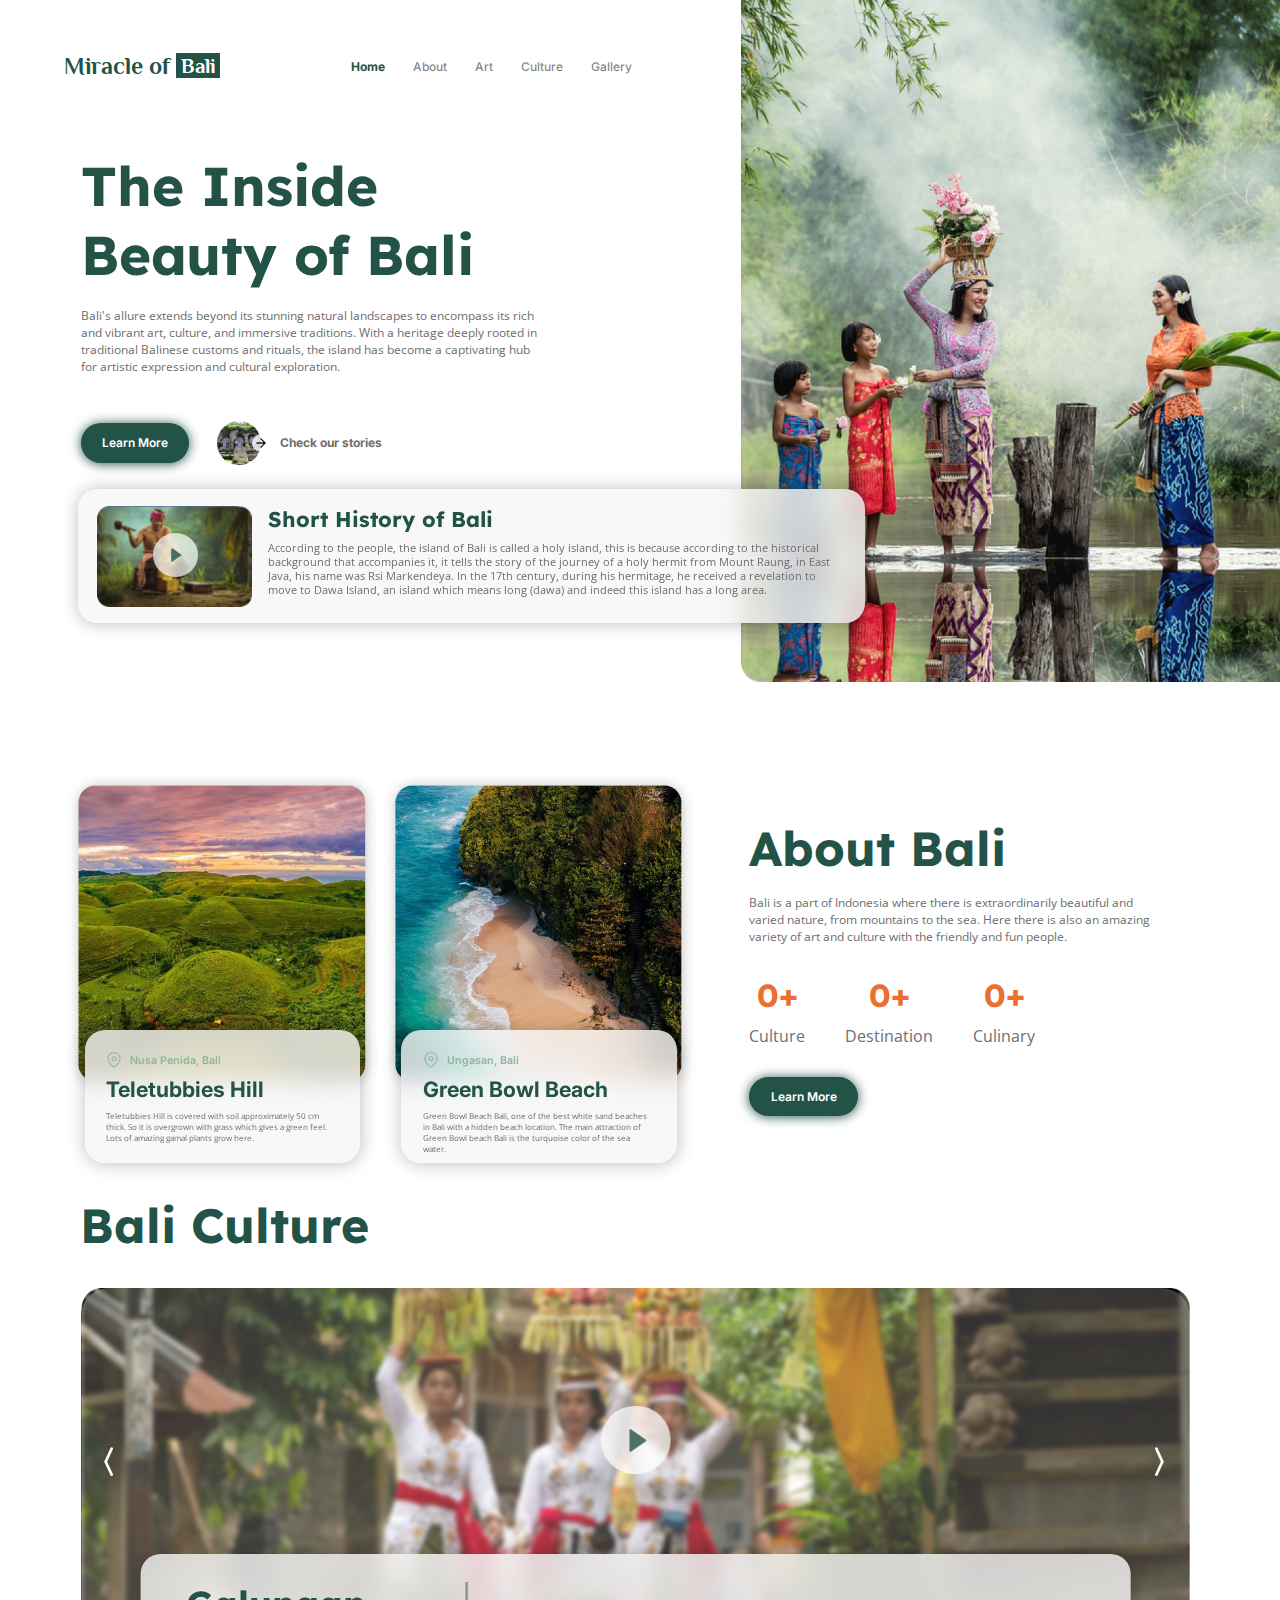
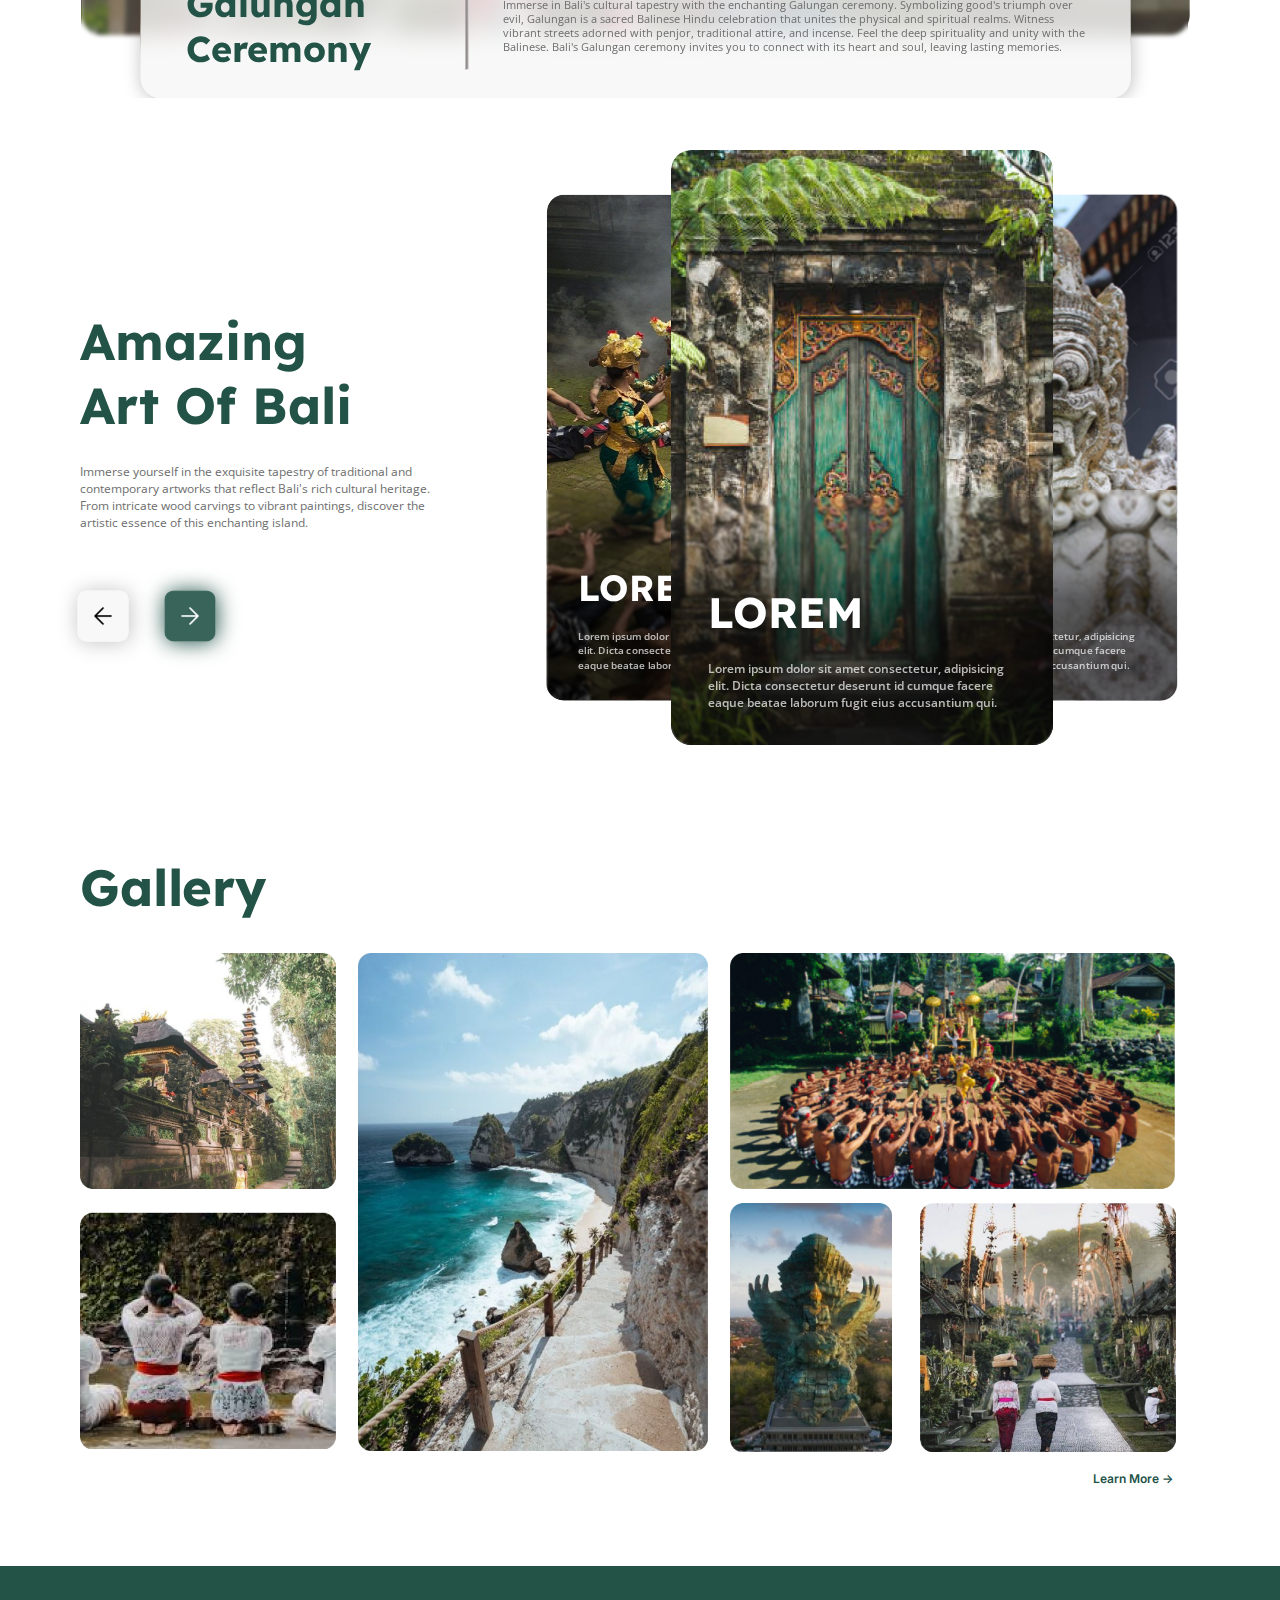
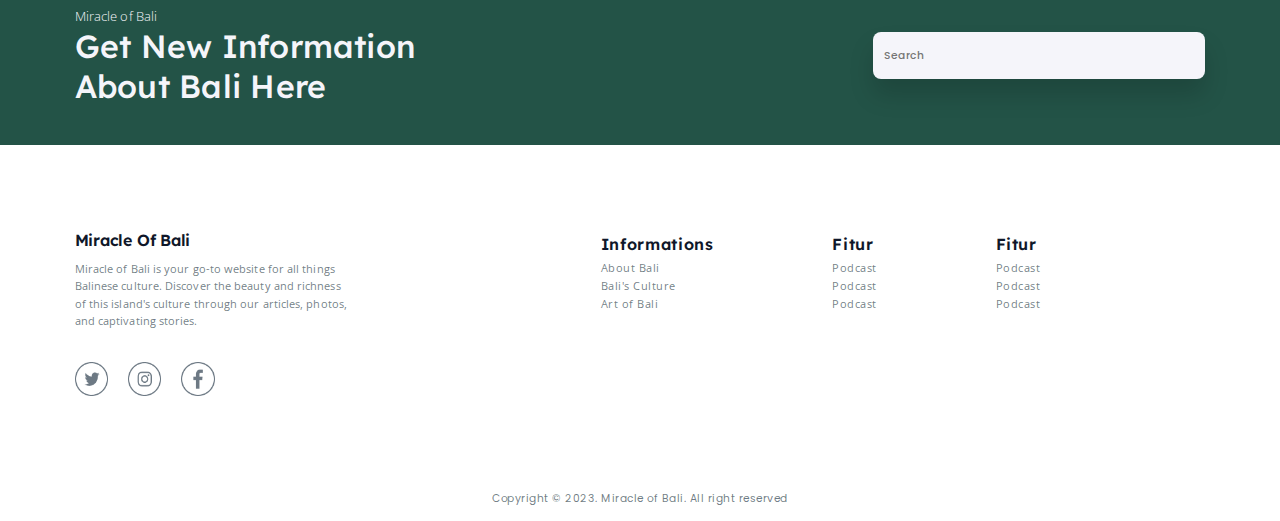
<file: index.html>
<!DOCTYPE html>
<html lang="en">
<head>
    <meta charset="UTF-8">
    <meta name="viewport" content="width=device-width, initial-scale=1.0">
    <title>Document</title>
    <link rel="stylesheet" href="style.css">
    <link rel="preconnect" href="https://fonts.googleapis.com">
    <link rel="preconnect" href="https://fonts.gstatic.com" crossorigin>
    <link href="https://fonts.googleapis.com/css2?family=Inter:wght@100;200;300;400;500;600;700;800;900&family=Lexend:wght@100;200;300;400;500;600;700;800;900&family=Open+Sans:ital,wght@0,300;0,400;0,500;0,600;0,700;0,800;1,300;1,400;1,500;1,600;1,700;1,800&family=Philosopher:ital,wght@0,400;0,700;1,400;1,700&family=Poppins:ital,wght@0,100;0,200;0,300;0,400;0,500;0,600;0,700;0,800;0,900;1,100;1,200;1,300;1,400;1,500;1,600;1,700;1,800;1,900&display=swap" rel="stylesheet">
</head>
<body>
    <div id="popup" class="video-popup">
        <video width="100" controls>
            <source src="video/coming.mp4" type="video/mp4">
        </video>
    </div>
    <div onclick="openVideo()"  id="overlay" class="off" >
    </div>
    <section id="home">
        <section class="content">
            <header>
                <nav>
                    <div class="logo"><h1 id="green-logo">Miracle of</h1><h1 id="white-logo">Bali</h1></div>
                    <ul id="nav">
                        <li><a href="#" style="font-weight: 700; color: #235347;"s>Home</a></li>
                        <li><a href="#about-us">About</a></li>
                        <li><a href="#">Art</a></li>
                        <li><a href="#">Culture</a></i>
                        <li><a href="#">Gallery</a></li>
                    </ul>
                    <button onclick="navToggle()"><img src="icon/menu.png" alt=""></button>
                </nav>
            </header>
            <main>
                <h1 class="title">The Inside Beauty of Bali</h1>
                <p>Bali's allure extends beyond its stunning natural landscapes to encompass its rich and vibrant art, culture, and immersive traditions. With a heritage deeply rooted in traditional Balinese customs and rituals, the island has become a captivating hub for artistic expression and cultural exploration.</p>
                <div class="button-container">
                    <button>Learn More</button>  
                    <div class="story" onclick="window.location.href = 'https://www.instagram.com/elg.saa/';">
                        <img src="image/story.png" alt="" class="icon">
                        <div class="story-link">
                            <div class="arrow-circle">
                                <img src="icon/arrow-right.png" alt="">
                            </div>
                            <span>Check our stories</span>
                        </div>
                    </div>
                </div>
            </main>
        </section>
        <div class="side">
            <img src="image/landing-image.png" alt="" class="desktop">
            <img src="image/landing2.png" alt="" class="mobile">
            <div class="short-history-container">
                
                <div class="story-desktop">
                    <img src="image/video.png" alt="">
                    <div onclick="openVideo()" class="play-button">
                         <img src="icon/up-arrow.png" alt="">
                    </div>
                    <div class="text-history">
                        <h1>Short History of Bali</h1>
                        <p>According to the people, the island of Bali is called a holy island, this is because according to the historical background that accompanies it, it tells the story of the journey of a holy hermit from Mount Raung, in East Java, his name was Rsi Markendeya.
                            In the 17th century, during his hermitage, he received a revelation to move to Dawa Island, an island which means long (dawa) and indeed this island has a long area.</p>
                    </div>
                </div>
                
                <div class="story-mobile">
                    <div class="img-title">
                        <img src="image/video.png" alt="">
                        <div class="play-button">
                             <img src="icon/up-arrow.png" alt="">
                        </div>
                        <h1>Short History of Bali</h1>
                    </div>
                        <p>According to the people, the island of Bali is called a holy island, this is because according to the historical background that accompanies it, it tells the story of the journey of a holy hermit from Mount Raung, in East Java, his name was Rsi Markendeya.
                            In the 17th century, during his hermitage, he received a revelation to move to Dawa Island, an island which means long (dawa) and indeed this island has a long area.</p>
                    
                </div>
            </div>
        </div>
    </section>
    <section id="about-us">
        <div class="card-container">
            <div class="card">
                <img src="image/teletubis.png" alt="">
                <div class="card-info">
                    <div class="location">
                        <img src="icon/map-pin.png" alt="">
                        <span>Nusa Penida, Bali </span>
                    </div>
                    <h1>Teletubbies Hill</h1>
                    <p>Teletubbies Hill is covered with soil approximately 50 cm thick. So it is overgrown with grass which gives a green feel. Lots of amazing gamal plants grow here.</p>
                </div>
            </div>
            <div class="card">
                <img src="image/beach.png" alt="">
                <div class="card-info">
                    <div class="location">
                        <img src="icon/map-pin.png" alt="">
                        <span>Ungasan, Bali</span>
                    </div>
                    <h1>Green Bowl Beach</h1>
                    <p>Green Bowl Beach Bali, one of the best white sand beaches in Bali with a hidden beach location. The main attraction of Green Bowl beach Bali is the turquoise color of the sea water.</p>
                </div>
            </div>
        </div>
        <div class="about-us-content">
            <h1>About Bali</h1>
            <p class="desc">Bali is a part of Indonesia where there is extraordinarily beautiful and varied nature, from mountains to the sea. Here there is also an amazing variety of art and culture with the friendly and fun people.</p>
            <div class="info">
                <div class="info-item">
                    <h2><span data-count="150">0</span>+</h2>
                    <p>Culture</p>
                </div>
                <div class="info-item">
                    <h2><span data-count="300">0</span>+</h2>
                    <p>Destination</p>
                </div>
                <div class="info-item">
                    <h2><span data-count="100">0</span>+</h2>
                    <p>Culinary</p>
                </div>
            </div>
            <button>Learn More</button>
        </div>
    </section>
    <section id="culture">

        <h1>Bali Culture</h1>
        <div class="stop-slide" onmouseover="stop()" onmouseleave="autoSlide()">
            <div class="chevron-con">
                <div class="chevron-left" onclick="left()">
                    <img src="icon/chevron-left.png" alt="">
                </div>
                <div class="chevron-right" onclick="right()">
                    <img src="icon/chevron-right.png" alt="">
                </div>
            </div>
            <div class="video-slider-con">
                <div id="video-slider">
                    <div class="video-item">
                        <img src="image/culture.png" alt="">
                        <div class="overlay">
                        </div>
                        <div onclick="openVideo()" class="play-button">
                            <img src="icon/up-arrow.png" alt="">
                        </div>
                        <div class="slide-info">
                            <h2>Galungan Ceremony</h2>
                            <hr>
                            <p>Immerse in Bali's cultural tapestry with the enchanting Galungan ceremony. Symbolizing good's triumph over evil, Galungan is a sacred Balinese Hindu celebration that unites the physical and spiritual realms. Witness vibrant streets adorned with penjor, traditional attire, and incense. Feel the deep spirituality and unity with the Balinese. Bali's Galungan ceremony invites you to connect with its heart and soul, leaving lasting memories.</p>
                        </div>
                    </div>
                    <div class="video-item">
                        <img src="image/culture.png" alt="">
                        <div class="overlay">
                        </div>
                        <div onclick="openVideo()" class="play-button">
                            <img src="icon/up-arrow.png" alt="">
                        </div>
                        <div class="slide-info">
                            <h2>Galungan Ceremony</h2>
                            <hr>
                            <p>Immerse in Bali's cultural tapestry with the enchanting Galungan ceremony. Symbolizing good's triumph over evil, Galungan is a sacred Balinese Hindu celebration that unites the physical and spiritual realms. Witness vibrant streets adorned with penjor, traditional attire, and incense. Feel the deep spirituality and unity with the Balinese. Bali's Galungan ceremony invites you to connect with its heart and soul, leaving lasting memories.</p>
                        </div>
                    </div>
                    <div class="video-item">
                        <img src="image/culture.png" alt="">
                        <div class="overlay">
                        </div>
                        <div onclick="openVideo()" class="play-button">
                            <img src="icon/up-arrow.png" alt="">
                        </div>
                        <div class="slide-info">
                            <h2>Galungan Ceremony</h2>
                            <hr>
                            <p>Immerse in Bali's cultural tapestry with the enchanting Galungan ceremony. Symbolizing good's triumph over evil, Galungan is a sacred Balinese Hindu celebration that unites the physical and spiritual realms. Witness vibrant streets adorned with penjor, traditional attire, and incense. Feel the deep spirituality and unity with the Balinese. Bali's Galungan ceremony invites you to connect with its heart and soul, leaving lasting memories.</p>
                        </div>
                    </div>
                    <div class="video-item">
                        <img src="image/culture.png" alt="">
                        <div class="overlay">
                        </div>
                        <div onclick="openVideo()" class="play-button">
                            <img src="icon/up-arrow.png" alt="">
                        </div>
                        <div class="slide-info">
                            <h2>Galungan Ceremony</h2>
                            <hr>
                            <p>Immerse in Bali's cultural tapestry with the enchanting Galungan ceremony. Symbolizing good's triumph over evil, Galungan is a sacred Balinese Hindu celebration that unites the physical and spiritual realms. Witness vibrant streets adorned with penjor, traditional attire, and incense. Feel the deep spirituality and unity with the Balinese. Bali's Galungan ceremony invites you to connect with its heart and soul, leaving lasting memories.</p>
                        </div>
                    </div>
                    
                </div>
            </div>
        </div>
    </section>
    <section id="art">
        <div class="art-content">
            <h1>Amazing Art Of Bali</h1>
            <p>Immerse yourself in the exquisite tapestry of traditional and contemporary artworks that reflect Bali's rich cultural heritage. From intricate wood carvings to vibrant paintings, discover the artistic essence of this enchanting island.</p>
            <div class="indicator">
                <button id="prev" class="left">
                    <img src="icon/arrow-left.png" alt="">
                </button>
                <button id="next" class="right">
                    <img src="icon/arrow-right-white.png" alt="">
                </button>
            </div>
        </div>
        <div class="main">
            <div id="carousel-container">
                <div id="carousel-content">
                    <div class="art-card hidden art1">
                        <div class="art-info">
                            <h2>LOREM</h2>
                            <p>Lorem ipsum dolor sit amet consectetur, adipisicing elit. Dicta consectetur deserunt id cumque facere eaque beatae laborum fugit eius accusantium qui.</p>
                        </div>
                    </div>
                    <div class="art-card hidden art2">
                        <div class="art-info">
                            <h2>LOREM</h2>
                            <p>Lorem ipsum dolor sit amet consectetur, adipisicing elit. Dicta consectetur deserunt id cumque facere eaque beatae laborum fugit eius accusantium qui.</p>
                        </div>
                        
                    </div>
                    <div class="art-card hidden art3">
                        <div class="art-info">
                            <h2>LOREM</h2>
                            <p>Lorem ipsum dolor sit amet consectetur, adipisicing elit. Dicta consectetur deserunt id cumque facere eaque beatae laborum fugit eius accusantium qui.</p>
                        </div>
                    </div>
                    <div class="art-card hidden art4">
                        <div class="art-info">
                            <h2>LOREM</h2>
                            <p>Lorem ipsum dolor sit amet consectetur, adipisicing elit. Dicta consectetur deserunt id cumque facere eaque beatae laborum fugit eius accusantium qui.</p>
                        </div>
                    </div>
                    <div class="art-card hidden art5">
                        <div class="art-info">
                            <h2>LOREM</h2>
                            <p>Lorem ipsum dolor sit amet consectetur, adipisicing elit. Dicta consectetur deserunt id cumque facere eaque beatae laborum fugit eius accusantium qui.</p>
                        </div>
                    </div>
                    <div class="art-card hidden art6">
                        <div class="art-info">
                            <h2>LOREM</h2>
                            <p>Lorem ipsum dolor sit amet consectetur, adipisicing elit. Dicta consectetur deserunt id cumque facere eaque beatae laborum fugit eius accusantium qui.</p>
                        </div>
                    </div>
                </div>
                <div id="carousel-dots">
                </div>
            </div>
        </div>
    </section>
    <section id="gallery">
        <h1>Gallery</h1>
        <div class="gallery-container">
            <div class="gallery-item1 gal-item">
                <div class="gallery-info gal1">
                    <h2>Pura Gunung</h2>
                    <p>Lebah Tjampuhan</p>
                </div>
            </div>
            <div class="gallery-item2 gal-item">
                <div class="gallery-info gal2">
                    <h2>Pray</h2>
                    <p>Bali</p>
                </div>
            </div>
            <div class="gallery-item3 gal-item">
                <div class="gallery-info gal3">
                    <h2>Nusa Penida</h2>
                    <p>Bali</p>
                </div>
            </div>
            
            <div class="gallery-item4 gal-item">
                <div class="gallery-info gal4">
                    <h2>Kecak Bali</h2>
                    <p>Bali</p>
                </div>
            </div>
            <div class="gallery-item5 gal-item">
                <div class="gallery-info gal5">
                    <h2>Garuda Wisnu</h2>
                    <p>Bali</p>
                </div>
            </div>
            <div class="gallery-item6 gal-item">
                <div class="gallery-info gal6">
                    <h2>Galungan</h2>
                    <p>Bali</p>
                </div>
            </div>
        </div>
        <a href="#">Learn More -></a>
    </section>
    <footer>
        <div class="footer-head">
            <div class="footer-head-text">
                <h2>Miracle of Bali</h2>
                <h1>Get New Information About Bali Here</h1>
            </div>
            <input type="text" placeholder="Search">
        </div>
        <div class="footer-main">
            <div class="short-description-and-social">
                <h1>Miracle Of Bali</h1>
                <p>Miracle of Bali is your go-to website for all things Balinese culture. Discover the beauty and richness of this island's culture through our articles, photos, and captivating stories.</p>
                <div class="social">
                    <img src="icon/twitter.png" alt="">
                    <img src="icon/instagram.png" alt="">
                    <img src="icon/facebook.png" alt="">
                </div>
            </div>
            <div class="links">
                <ul class="links-item">
                    <li class="links-title">Informations</li>
                    <li><a href="#">About Bali</a></li>
                    <li><a href="#">Bali's Culture</a></li>
                    <li><a href="#">Art of Bali</a></li>
                </ul>
                <ul class="links-item">
                    <li class="links-title">Fitur</li>
                    <li><a href="#">Podcast</a></li>
                    <li><a href="#">Podcast</a></li>
                    <li><a href="#">Podcast</a></li>
                </ul>
                <ul class="links-item">
                    <li class="links-title">Fitur</li>
                    <li><a href="#">Podcast</a></li>
                    <li><a href="#">Podcast</a></li>
                    <li><a href="#">Podcast</a></li>
                </ul>
            </div>
        </div>
        <div class="footer-foot">
            Copyright © 2023. Miracle of Bali. All right reserved
        </div>
    </footer>
    <script>
        var slideIndex = 1;

        var slide = document.getElementById('video-slider');
        slide.className = "s".concat(slideIndex);
        var delay;
        autoSlide();

        function left(){
            if (slideIndex > 1) {
                slideIndex--;
                //console.log("index", slideIndex, 'class', ".s"+slideIndex );
                slide.className = "s".concat(slideIndex);
            }else{
                slideIndex = 4;
                slide.className = "s".concat(slideIndex);
            }
        }

        function right(){
            if (slideIndex < 4) {
                slideIndex ++;
                //console.log("index", slideIndex, 'class', ".s"+slideIndex );
                slide.className = "s".concat(slideIndex);
            }else{
                slideIndex = 1;
                //console.log("index", slideIndex, 'class', ".s"+slideIndex );
                slide.className = "s".concat(slideIndex);
            }
        }

        function autoSlide(){
            //console.log("play");
            if (slideIndex < 4) {
                    slideIndex ++;
                    //console.log("index", slideIndex, 'class', ".s"+slideIndex );
                    slide.className = "s".concat(slideIndex);
                }else{
                    slideIndex = 1;
                    //console.log("index", slideIndex, 'class', ".s"+slideIndex );
                    slide.className = "s".concat(slideIndex);
                }

            delay = setTimeout(autoSlide, 8000);
        }

        function stop(){
            //console.log("stop");
            clearTimeout(delay);
            slide.className = "s".concat(slideIndex);
        }

        // object

        class Carousel {
          constructor (container, autoplay, playspeed, dots) {
            this.container = container
            this.childs = container.childElementCount
            this.toShow = 3
            this.autoplay = autoplay
            this.playSpeed = playspeed
            this.dots = dots
            this.cards = []
          }
      
          init () {
            window.clearInterval(this.interval)
            this.dots == true ? this.initDots() : ''
            this.getCards()
        
            // Affiche uniquement le nombre de cartes définies
            this.cards.forEach(card => {
              const index = this.cards.indexOf(card)
              if (index < this.toShow) {
                card.classList.toggle('hidden')
              }
          
              // Défini les tailles des cartes
              this.setSize(index, card)
              card.id = `card-${index}`
            })
        
            // Active l'autoplay si true
            if (this.autoplay == true) {
              this.autoPlay()
            }
          }
      
          update (id = null, forced = false, index = null) {
            // Mets a jour les cartes quand boutons pressés
            if (id == 'prev') {
              const lastEl = this.container.children[this.childs - 1]
              this.container.insertAdjacentElement('afterbegin', lastEl)
            }
            if (id == 'next') {
              const firstEl = this.container.children[0]
              this.container.insertAdjacentElement('beforeend', firstEl)
            }
        
            this.getCards()
        
            if (forced == true && index != null) {
              let arr = []
              let items = document.createDocumentFragment()
            
              arr[0] = index == 0 ? this.cards.length - 1 : index - 1
              arr[1] = index
              arr[2] = index == this.cards.length - 1 ? 0 : index + 1
              for (let i = 3; i < this.cards.length; i++){
                arr[i] = arr[i - 1] + 1 > this.cards.length - 1 ? 0 : arr[i - 1] + 1
              }
          
              for(let j = 0; j < arr.length; j++){
                let element = this.cards.filter(card => parseInt(card.id.split('-')[1]) == arr[j])
                items.append(element[0])
              }
          
              this.container.innerHTML = null      
              this.container.append(items)
            }
        
        
            // Reset les classes et défini lequelles doivent être affichées
            this.cards.forEach(card => {
              card.classList.remove('hidden', 'left', 'selected', 'right')
            
              if (this.cards.indexOf(card) > this.toShow - 1) {
                if (!card.classList.contains('hidden')) {
                  card.classList.add('hidden')
                }
              }
          
              this.setSize(this.cards.indexOf(card), card)
              this.updateDots()
            })
          }
      
          getCards () {
            this.cards = []
            for (let i = 0; i < this.childs; i++) {
              this.cards.push(this.container.children[i])
            }
          }
      
          setSize (index, card) {
            switch (index) {
            case 0:
              card.classList.add('left')
              break
            case 1:
              card.classList.add('selected')
              break
            case 2:
              card.classList.add('right')
              break
            }
          }
      
          initDots () {
            const dots = document.getElementById('carousel-dots')
        
            this.getCards()
            this.cards.forEach(card => {
              const dot = document.createElement('div')
              dot.id = `dot-${this.cards.indexOf(card)}`
            
              if (this.cards.indexOf(card) == 1) {
                dot.classList.add('active-dot')
              }
          
              dot.classList.add('dot')
              dots.insertAdjacentElement('beforeend', dot)
          
              dot.addEventListener('click', () => {
                this.clearInterval()
                this.update('', true, parseInt(dot.id.split('-')[1]))
              })
            })
          }
      
          updateDots () {
            const dots = document.getElementsByClassName('dot')
            this.getCards()
        
            Array.from(dots).forEach(dot => {
              dot.classList.remove('active-dot')
            
              if (parseInt(dot.id.split('-')[1]) == this.cards[1].id.split('-')[1]) {
                dot.classList.add('active-dot')
              }
            })
          }
      
          autoPlay () {
            this.interval = setInterval(() => {
              this.update('next')
            }, this.playSpeed)
          }
      
          clearInterval(){
            window.clearInterval(this.interval)
          }
        }

        // simple code to create a carousel from any container

        const carouselContainer = document.getElementById('carousel-content')

        const carousel = new Carousel(carouselContainer, true, 5000, true) 
        carousel.init()

         prev.addEventListener('click', () => {
           const id = prev.id
           carousel.update(id)
         })

         next.addEventListener('click', () => {
           const id = next.id
           carousel.update(id)
         })

         const counters = document.querySelectorAll(".info-item span");
         const page = document.querySelector("#about-us");

         let active = false;

         window.addEventListener("scroll", () => {
            if(pageYOffset > page.offsetTop - page.offsetHeight - 200 && active === false){
                counters.forEach(counter =>{
                    counter.innerText = 0;

                    let count = 0;

                    function updateCount(){
                        const target = parseInt(counter.dataset.count);
                        if(count < target){
                            count++;

                            counter.innerText = count;

                            setTimeout(updateCount, 10);
                        }else{
                            counter.innerText = target;
                        }
                    }

                    updateCount();

                    active = true;
                });
            } else if(pageYOffset < page.offsetTop - page.offsetHeight - 500 && active === true){
                counters.forEach(counter =>{
                    counter.innerText = 0;
                });
                active = false;
            }
         });

         const navlist = document.getElementById('nav');
         function navToggle(){
            navlist.classList.toggle("active");
         }

         const popup = document.getElementById('popup');
         const overlay = document.getElementById('overlay');
         
         function openVideo(){
            if (popup.classList.contains('active-pop')) {
                overlay.classList.add('off');
                overlay.classList.remove('on');
                popup.classList.remove('active-pop');
            }
            else{
                overlay.classList.remove('off');
                overlay.classList.add('on');
                popup.classList.add('active-pop');
            }
         }

    </script>
</body>
</html>
</file>
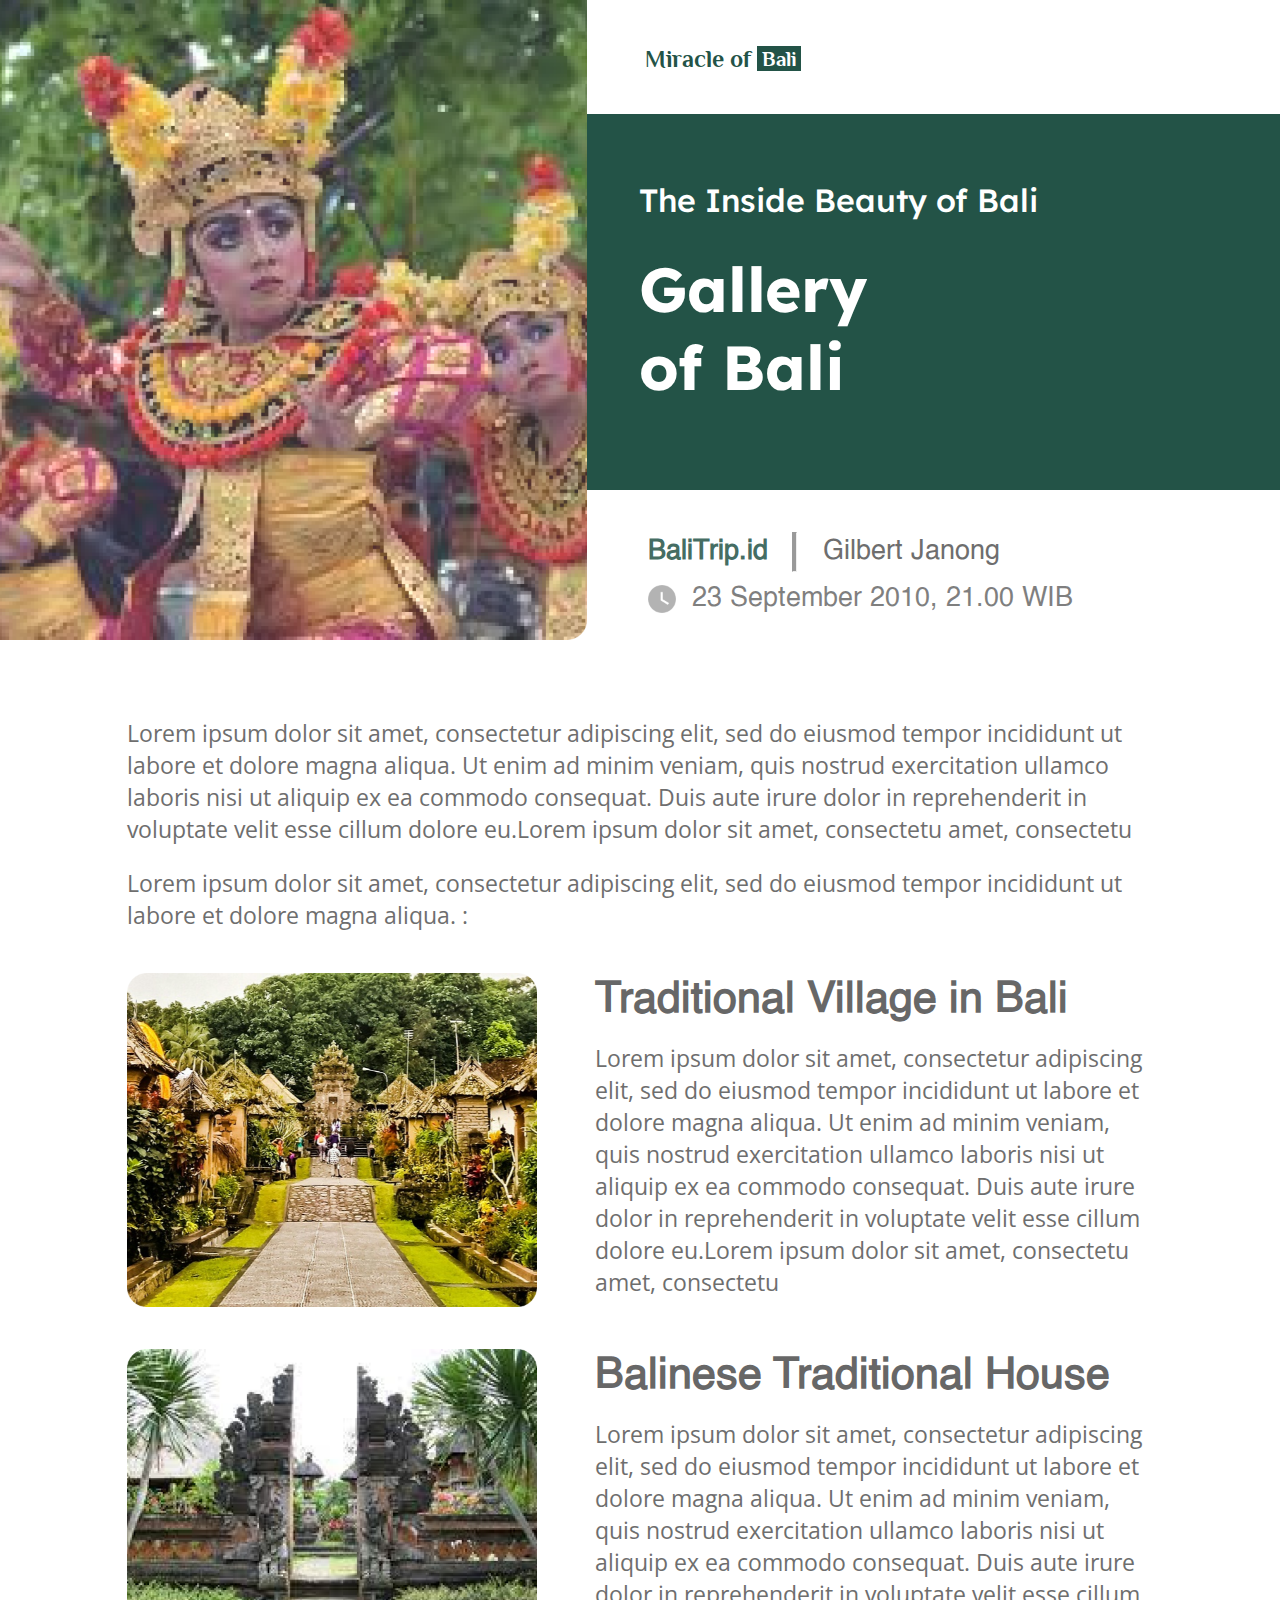
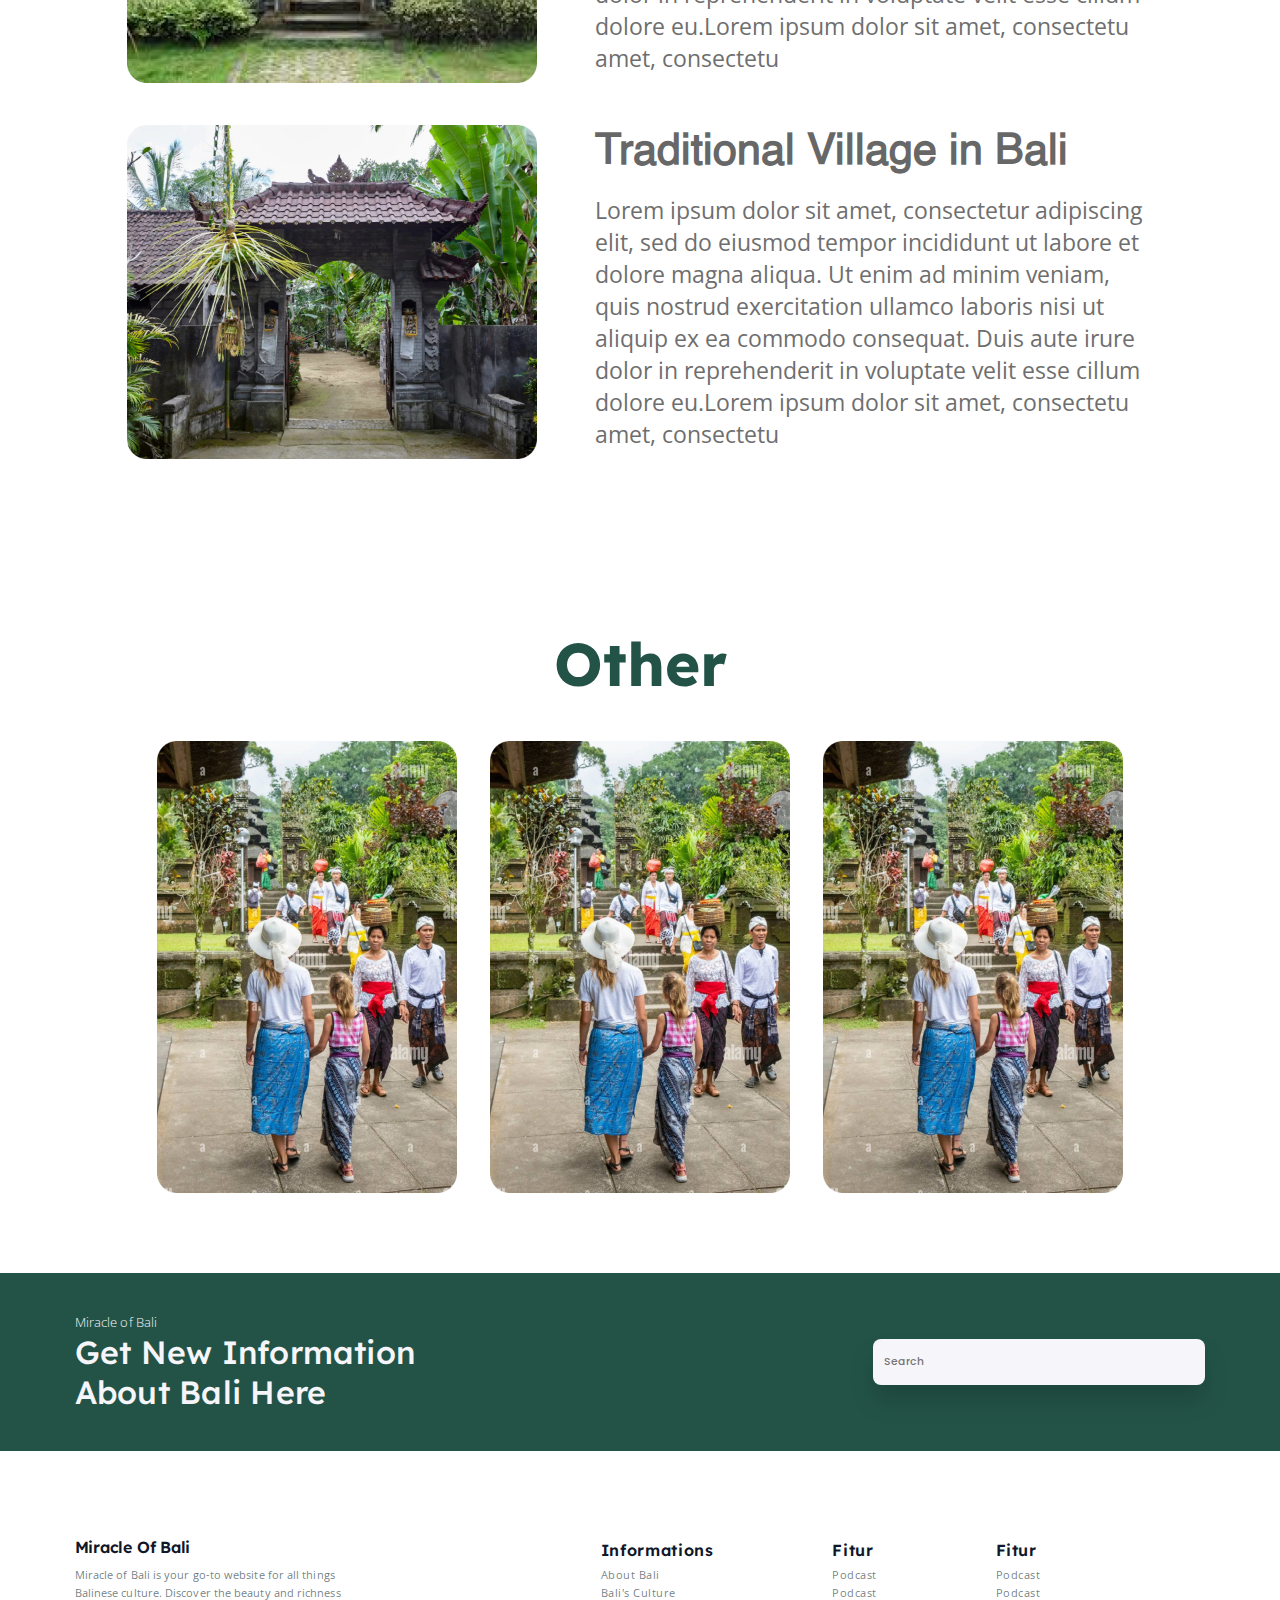
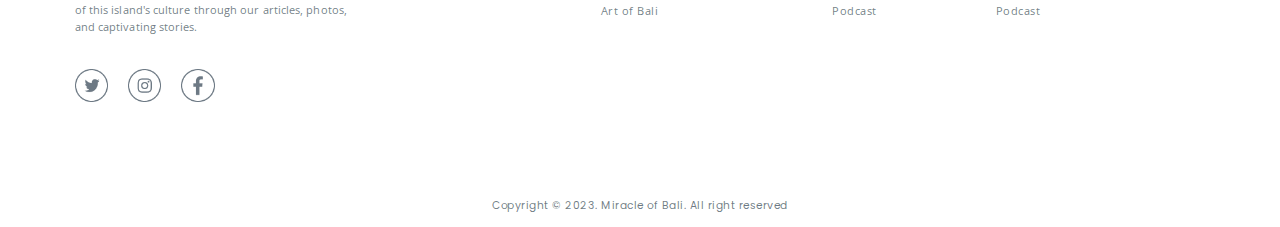
<file: gallery.html>
<!DOCTYPE html>
<html lang="en">
<head>
    <meta charset="UTF-8">
    <meta http-equiv="X-UA-Compatible" content="IE=edge">
    <meta name="viewport" content="width=device-width, initial-scale=1.0">
    <title>Document</title>
    <link rel="stylesheet" href="gallery.css">
    <link rel="preconnect" href="https://fonts.googleapis.com">
    <link rel="preconnect" href="https://fonts.gstatic.com" crossorigin>
    <link href="https://fonts.googleapis.com/css2?family=Inter:wght@100;200;300;400;500;600;700;800;900&family=Lexend:wght@100;200;300;400;500;600;700;800;900&family=Open+Sans:ital,wght@0,300;0,400;0,500;0,600;0,700;0,800;1,300;1,400;1,500;1,600;1,700;1,800&family=Philosopher:ital,wght@0,400;0,700;1,400;1,700&family=Poppins:ital,wght@0,100;0,200;0,300;0,400;0,500;0,600;0,700;0,800;0,900;1,100;1,200;1,300;1,400;1,500;1,600;1,700;1,800;1,900&display=swap" rel="stylesheet">
</head>
<boddy>
    <section class="head">
        <img src="image/gallery-img.png" alt="" class="head-img">
        <div class="head-side">
            <div class="logo"><h1 id="green-logo">Miracle of</h1><h1 id="white-logo">Bali</h1></div>
            
            <div class="head-title">
                <h2>The Inside Beauty of Bali</h2>
                <h1>Gallery<br>
                    of Bali</h1>
            </div>
            <div class="information">
                <div class="to-website">
                    <h2>BaliTrip.id</h2>
                    <hr>
                    <h3>Gilbert Janong</h3>
                </div>
                <div class="time-and-date">
                    <img src="icon/clock.png" alt="" class="clock">
                    <h2>23 September 2010, 21.00 WIB</h2>
                </div>
            </div>
        </div>
    </section>
    <section class="main">
        <p>Lorem ipsum dolor sit amet, consectetur adipiscing elit, sed do eiusmod tempor incididunt ut labore et dolore magna aliqua. Ut enim ad minim veniam, quis nostrud exercitation ullamco laboris nisi ut aliquip ex ea commodo consequat. Duis aute irure dolor in reprehenderit in voluptate velit esse cillum dolore eu.Lorem ipsum dolor sit amet, consectetu amet, consectetu</p>
        <p>Lorem ipsum dolor sit amet, consectetur adipiscing elit, sed do eiusmod tempor incididunt ut labore et dolore magna aliqua. :</p>
        <div class="image-content">
            <img src="image/village.png" alt="">
            <div class="image-text">
                <h2>Traditional Village in Bali</h2>
                <p>Lorem ipsum dolor sit amet, consectetur adipiscing elit, sed do eiusmod tempor incididunt ut labore et dolore magna aliqua. Ut enim ad minim veniam, quis nostrud exercitation ullamco laboris nisi ut aliquip ex ea commodo consequat. Duis aute irure dolor in reprehenderit in voluptate velit esse cillum dolore eu.Lorem ipsum dolor sit amet, consectetu amet, consectetu</p>
            </div>
        </div>
        <div class="image-content">
            <img src="image/house.png" alt="">
            <div class="image-text">
                <h2>Balinese Traditional House</h2>
                <p>Lorem ipsum dolor sit amet, consectetur adipiscing elit, sed do eiusmod tempor incididunt ut labore et dolore magna aliqua. Ut enim ad minim veniam, quis nostrud exercitation ullamco laboris nisi ut aliquip ex ea commodo consequat. Duis aute irure dolor in reprehenderit in voluptate velit esse cillum dolore eu.Lorem ipsum dolor sit amet, consectetu amet, consectetu</p>
            </div>
        </div>
        <div class="image-content">
            <img src="image/gate.png" alt="">
            <div class="image-text">
                <h2>Traditional Village in Bali</h2>
                <p>Lorem ipsum dolor sit amet, consectetur adipiscing elit, sed do eiusmod tempor incididunt ut labore et dolore magna aliqua. Ut enim ad minim veniam, quis nostrud exercitation ullamco laboris nisi ut aliquip ex ea commodo consequat. Duis aute irure dolor in reprehenderit in voluptate velit esse cillum dolore eu.Lorem ipsum dolor sit amet, consectetu amet, consectetu</p>
            </div>
        </div>
    </section>
    <section class="card-list">
        <h1>Other</h1>
        <div class="card-grid">
            <img src="image/card-gallery.png" alt="">
            <img src="image/card-gallery.png" alt="">
            <img src="image/card-gallery.png" alt="">
        </div>
    </section>
    <footer>
        <div class="footer-head">
            <div class="footer-head-text">
                <h2>Miracle of Bali</h2>
                <h1>Get New Information About Bali Here</h1>
            </div>
            <input type="text" placeholder="Search">
        </div>
        <div class="footer-main">
            <div class="short-description-and-social">
                <h1>Miracle Of Bali</h1>
                <p>Miracle of Bali is your go-to website for all things Balinese culture. Discover the beauty and richness of this island's culture through our articles, photos, and captivating stories.</p>
                <div class="social">
                    <img src="icon/twitter.png" alt="">
                    <img src="icon/instagram.png" alt="">
                    <img src="icon/facebook.png" alt="">
                </div>
            </div>
            <div class="links">
                <ul class="links-item">
                    <li class="links-title">Informations</li>
                    <li><a href="#">About Bali</a></li>
                    <li><a href="#">Bali's Culture</a></li>
                    <li><a href="#">Art of Bali</a></li>
                </ul>
                <ul class="links-item">
                    <li class="links-title">Fitur</li>
                    <li><a href="#">Podcast</a></li>
                    <li><a href="#">Podcast</a></li>
                    <li><a href="#">Podcast</a></li>
                </ul>
                <ul class="links-item">
                    <li class="links-title">Fitur</li>
                    <li><a href="#">Podcast</a></li>
                    <li><a href="#">Podcast</a></li>
                    <li><a href="#">Podcast</a></li>
                </ul>
            </div>
        </div>
        <div class="footer-foot">
            Copyright © 2023. Miracle of Bali. All right reserved
        </div>
    </footer>
</body>
</html>
</file>
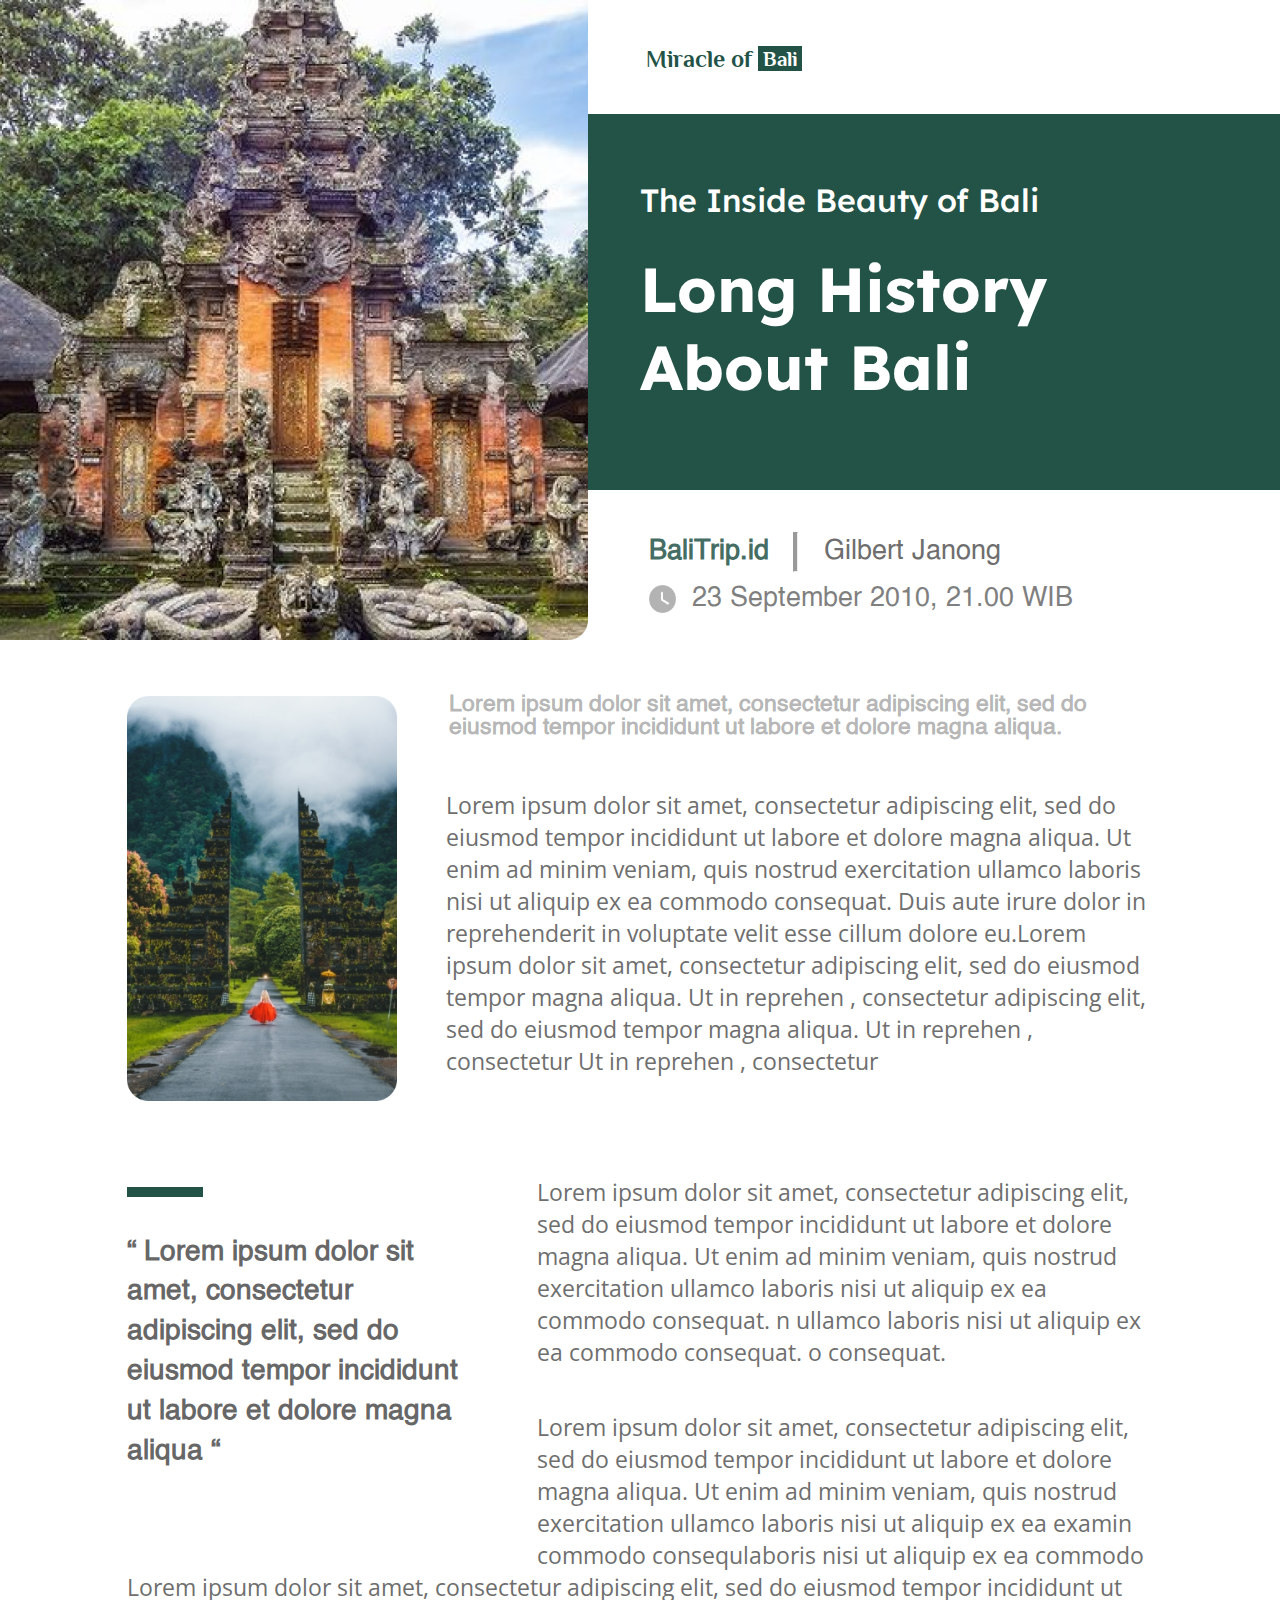
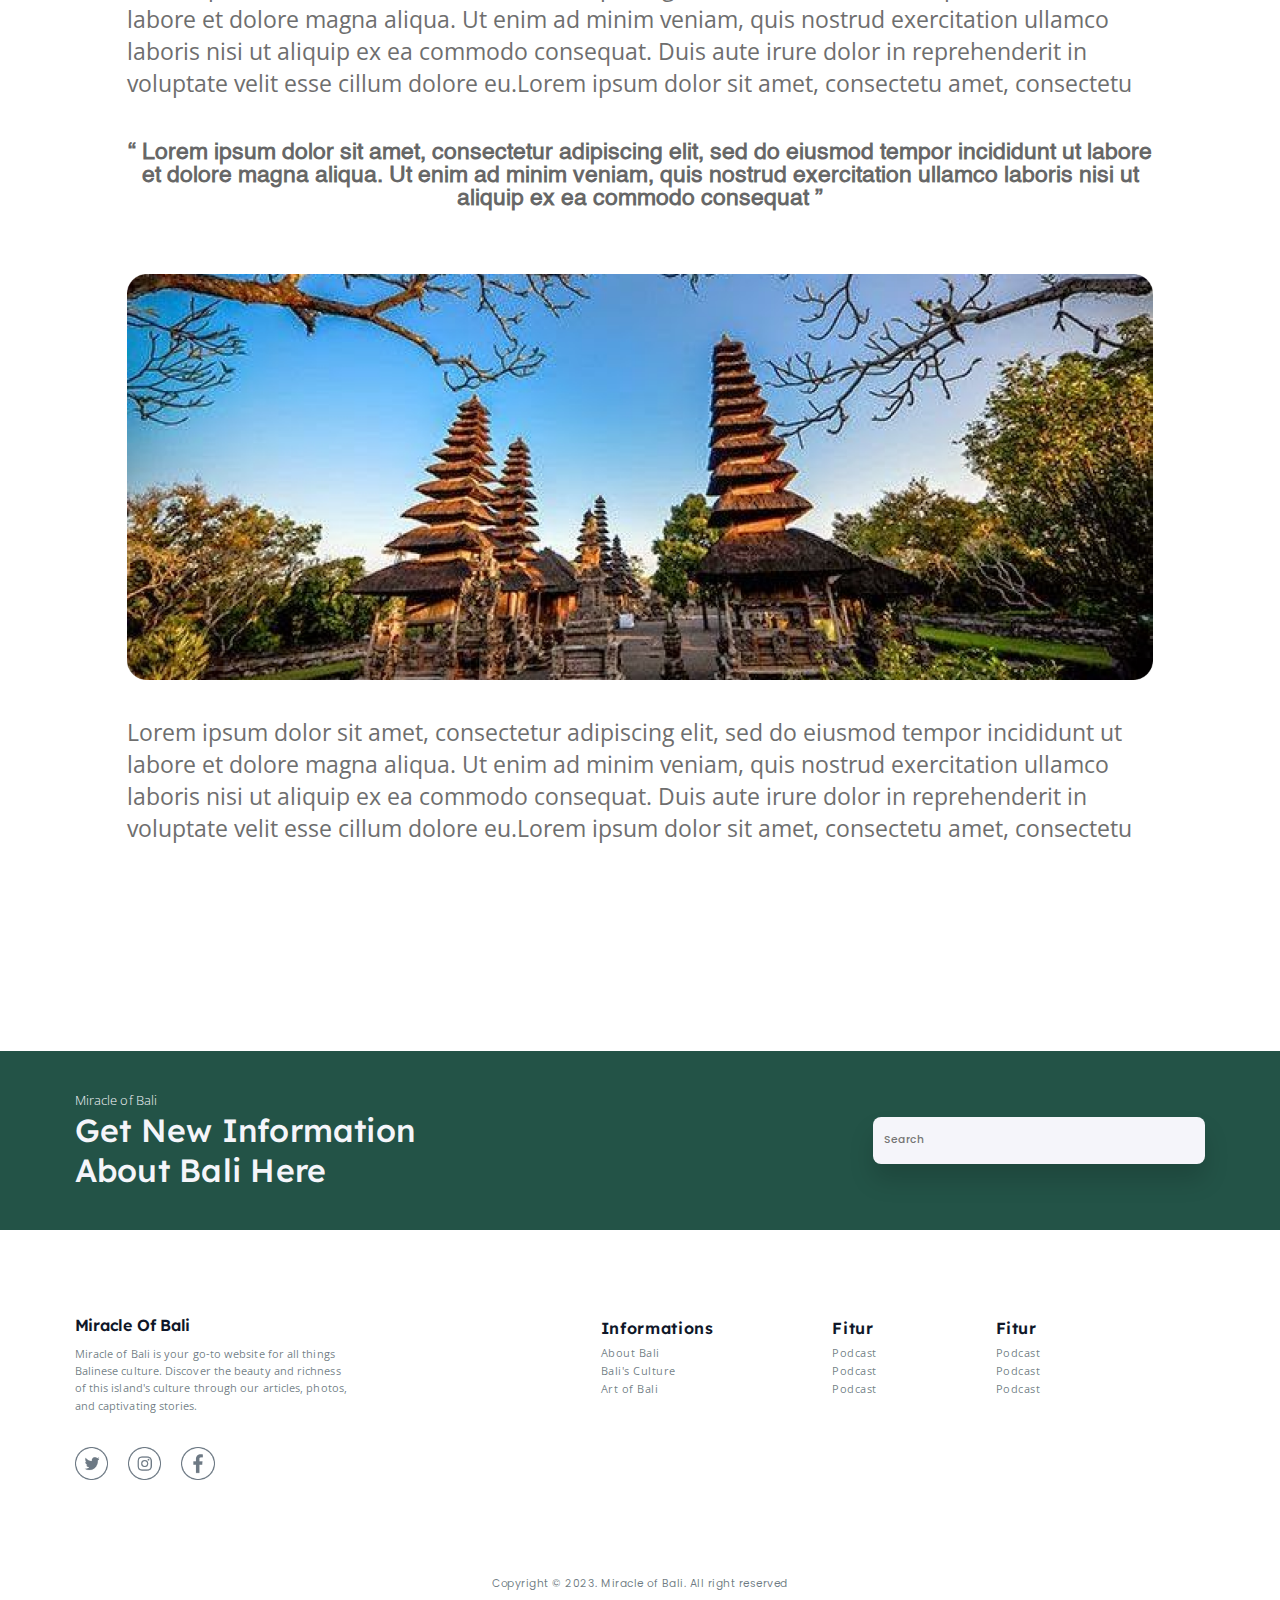
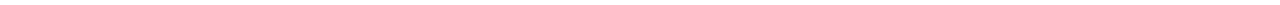
<file: history.html>
<!DOCTYPE html>
<html lang="en">
<head>
    <meta charset="UTF-8">
    <meta http-equiv="X-UA-Compatible" content="IE=edge">
    <meta name="viewport" content="width=device-width, initial-scale=1.0">
    <title>Document</title>
    <link rel="stylesheet" href="history.css">
    <link rel="preconnect" href="https://fonts.googleapis.com">
    <link rel="preconnect" href="https://fonts.gstatic.com" crossorigin>
    <link href="https://fonts.googleapis.com/css2?family=Inter:wght@100;200;300;400;500;600;700;800;900&family=Lexend:wght@100;200;300;400;500;600;700;800;900&family=Open+Sans:ital,wght@0,300;0,400;0,500;0,600;0,700;0,800;1,300;1,400;1,500;1,600;1,700;1,800&family=Philosopher:ital,wght@0,400;0,700;1,400;1,700&family=Poppins:ital,wght@0,100;0,200;0,300;0,400;0,500;0,600;0,700;0,800;0,900;1,100;1,200;1,300;1,400;1,500;1,600;1,700;1,800;1,900&display=swap" rel="stylesheet">
</head>
<body>
    <section class="head">
        <img src="image/history-img.png" alt="" class="head-img">
        <div class="head-side">
            <div class="logo"><h1 id="green-logo">Miracle of</h1><h1 id="white-logo">Bali</h1></div>
            
            <div class="head-title">
                <h2>The Inside Beauty of Bali</h2>
                <h1>Long History<br>
                    About Bali</h1>
            </div>
            <div class="information">
                <div class="to-website">
                    <h2>BaliTrip.id</h2>
                    <hr>
                    <h3>Gilbert Janong</h3>
                </div>
                <div class="time-and-date">
                    <img src="icon/clock.png" alt="" class="clock">
                    <h2>23 September 2010, 21.00 WIB</h2>
                </div>
            </div>
        </div>
    </section>
    <section class="main">
        <div class="image-paragraph">
            <h2>Lorem ipsum dolor sit amet, consectetur adipiscing elit, sed do eiusmod tempor incididunt ut labore et dolore magna aliqua.</h2>
            <img src="image/history-head.png" alt="">
            <p>          Lorem ipsum dolor sit amet, consectetur adipiscing elit, sed do eiusmod tempor incididunt ut labore et dolore magna aliqua. Ut enim ad minim veniam, quis nostrud exercitation ullamco laboris nisi ut aliquip ex ea commodo consequat. Duis aute irure dolor in reprehenderit in voluptate velit esse cillum dolore eu.Lorem ipsum dolor sit amet, consectetur adipiscing elit, sed do eiusmod tempor  magna aliqua. Ut  in reprehen , consectetur adipiscing elit, sed do eiusmod tempor  magna aliqua. Ut  in reprehen , consectetur Ut  in reprehen , consectetur </p>
            
        </div>
        <div class="paragraph-quote">
            <div class="line-quote1"></div>
            <h1 class="quote">“ Lorem ipsum dolor sit amet, consectetur adipiscing elit, sed do eiusmod tempor incididunt ut labore et dolore magna aliqua “</h1>
            <div class="paragraph">
                <p>Lorem ipsum dolor sit amet, consectetur adipiscing elit, sed do eiusmod tempor incididunt ut labore et dolore magna aliqua. Ut enim ad minim veniam, quis nostrud exercitation ullamco laboris nisi ut aliquip ex ea commodo consequat. n ullamco laboris nisi ut aliquip ex ea commodo consequat. o consequat. </p>
                <p>Lorem ipsum dolor sit amet, consectetur adipiscing elit, sed do eiusmod tempor incididunt ut labore et dolore magna aliqua. Ut enim ad minim veniam, quis nostrud exercitation ullamco laboris nisi ut aliquip ex ea examin commodo consequlaboris nisi ut aliquip ex ea commodo</p>
            </div>
        </div>
        <p>Lorem ipsum dolor sit amet, consectetur adipiscing elit, sed do eiusmod tempor incididunt ut labore et dolore magna aliqua. Ut enim ad minim veniam, quis nostrud exercitation ullamco laboris nisi ut aliquip ex ea commodo consequat. Duis aute irure dolor in reprehenderit in voluptate velit esse cillum dolore eu.Lorem ipsum dolor sit amet, consectetu amet, consectetu</p>
        <h3>“ Lorem ipsum dolor sit amet, consectetur adipiscing elit, sed do eiusmod tempor incididunt ut labore et dolore magna aliqua. Ut enim ad minim veniam, quis nostrud exercitation ullamco laboris nisi ut aliquip ex ea commodo consequat ”</h3>
        <img src="image/history-main.png" alt="">
        <p>Lorem ipsum dolor sit amet, consectetur adipiscing elit, sed do eiusmod tempor incididunt ut labore et dolore magna aliqua. Ut enim ad minim veniam, quis nostrud exercitation ullamco laboris nisi ut aliquip ex ea commodo consequat. Duis aute irure dolor in reprehenderit in voluptate velit esse cillum dolore eu.Lorem ipsum dolor sit amet, consectetu amet, consectetu</p>
    </section>
    <footer>
        <div class="footer-head">
            <div class="footer-head-text">
                <h2>Miracle of Bali</h2>
                <h1>Get New Information About Bali Here</h1>
            </div>
            <input type="text" placeholder="Search">
        </div>
        <div class="footer-main">
            <div class="short-description-and-social">
                <h1>Miracle Of Bali</h1>
                <p>Miracle of Bali is your go-to website for all things Balinese culture. Discover the beauty and richness of this island's culture through our articles, photos, and captivating stories.</p>
                <div class="social">
                    <img src="icon/twitter.png" alt="">
                    <img src="icon/instagram.png" alt="">
                    <img src="icon/facebook.png" alt="">
                </div>
            </div>
            <div class="links">
                <ul class="links-item">
                    <li class="links-title">Informations</li>
                    <li><a href="#">About Bali</a></li>
                    <li><a href="#">Bali's Culture</a></li>
                    <li><a href="#">Art of Bali</a></li>
                </ul>
                <ul class="links-item">
                    <li class="links-title">Fitur</li>
                    <li><a href="#">Podcast</a></li>
                    <li><a href="#">Podcast</a></li>
                    <li><a href="#">Podcast</a></li>
                </ul>
                <ul class="links-item">
                    <li class="links-title">Fitur</li>
                    <li><a href="#">Podcast</a></li>
                    <li><a href="#">Podcast</a></li>
                    <li><a href="#">Podcast</a></li>
                </ul>
            </div>
        </div>
        <div class="footer-foot">
            Copyright © 2023. Miracle of Bali. All right reserved
        </div>
    </footer>
</body>
</html>
</file>
<file: style.css>
html{
    scroll-behavior: smooth;
}

body::-webkit-scrollbar {
    display: none;
  }
body{
    margin: 0;
    padding: 0;
    -ms-overflow-style: none;  /* IE and Edge */
     scrollbar-width: none;  /* Firefox */
}

#home{
    display: flex;
    justify-content: space-between;
}

header{
    margin-top: 3.1770833333333335vw;
    margin-left: 5vw;
}
nav{
    display: flex;
    align-items: center;
}

nav button{
    display: none;
}

nav ul{
    display: flex;
    list-style: none;
    margin-left: 4.895833333333333vw;
}

nav ul li {
    margin-left: 2.1875vw;
}

nav ul li a{
    text-decoration: none;

    color: rgba(0, 0, 0, 0.50);
    font-family: 'Inter';
    font-size: 0.9375vw;
    font-style: normal;
    font-weight: 500;
    line-height: normal;
}

main{
    margin-left: 6.302083333333333vw;
}

main h1{
    margin: 0;
    margin-top: 4.739583333333333vw;
    width: 37.708333333333336vw;

    font-family: 'Lexend';
    font-size: 4.270833333333333vw;
    font-style: normal;
    font-weight: 700;
    line-height: normal;
    color: #235347;
}

main p{
    margin-top: 1.40625vw;

    width: 35.78125vw;

    color: #6E6E6E;
    font-family: 'Open Sans', sans-serif;
    font-size: 0.9375vw;
    font-style: normal;
    font-weight: 400;
    line-height: normal;
}

.logo{
    display: flex;
    align-items: center;
}

#green-logo{
    margin: 0;

    color: #235347;
    font-family: 'Philosopher';
    font-size:  1.875vw;
    font-style: normal;
    font-weight: 700;
    line-height: normal;
}

#white-logo{
    margin: 0;
    margin-left: 0.46875vw;

    display: flex;
    justify-content: center;
    align-items: center;

    width: 3.4375vw;
    height: 1.9791666666666667vw;
    flex-shrink: 0;

    background: #235347;
    
    color: #FFF;
    font-size: 1.6666666666666667vw;
    font-style: normal;
    font-weight: 700;
    line-height: normal;
    font-family: 'Philosopher';
}

.button-container{
    display: flex;
    align-items: center;
    margin-top: 3.5416666666666665vw;
}

.button-container button{
    width: 8.489583333333334vw;
    height: 3.0729166666666665vw;
    flex-shrink: 0;

    border: none;
    border-radius: 2.6041666666666665vw;
    background: #235347;
    box-shadow: 0 0.052083333333333336vw 0.8854166666666666vw 0 #235347;

    color: #FFF;
    font-family: 'Inter';
    font-size: 0.9375vw;
    font-style: normal;
    font-weight: 600;
    line-height: normal;

    transition: 0.3s ease-in;
}

.button-container button:hover{
    cursor: pointer;
    transform: translate(-4px, -4px);
    box-shadow: 4px 4px #3DA35D;
}

.story{
    margin-left: 2.1354166666666665vw;
    display: flex;
    align-items: center;
}

.icon{
    width: 3.4895833333333335vw;
    height: 3.4895833333333335vw;
}

.story-link{
    margin-left: -0.7291666666666666vw;
    display: flex;
    align-items: center;
    transition: 0.3s ease-in;

}

.story:hover{
    cursor: pointer;
}

.story:hover .story-link{
    transform: translateX(1.25vw);
}

.arrow-circle{
    display: flex;
    align-items: center;
    justify-content: center;

    width: 1.4583333333333333vw;
    height: 1.4583333333333333vw;
    flex-shrink: 0;
    border-radius: 1.5625vw;
    background: rgba(255, 255, 255, 0.80);
}

.arrow-circle img{
    width: 1.09375vw;
}

.story-link span{
    margin-left: 0.7291666666666666vw;
    color: #6E6E6E;
    font-family: 'Inter';
    font-size: 0.9375vw;
    font-style: normal;
    font-weight: 700;
    line-height: normal;
}

.side .desktop{
    width: 42.135416666666664vw;
    height: 53.28125vw;
}

.side .mobile{
    display: none;
}

.short-history-container{
    position: absolute;
    top: 0;
    left: 0;

    margin-top: 38.229166666666664vw;
    margin-left: 6.09375vw;

    box-sizing: border-box;
    padding: 1.3020833333333333vw 1.5104166666666667vw 1.3020833333333333vw 1.5104166666666667vw;

    width: 61.510416666666664vw;
    height: 10.46875vw;
    flex-shrink: 0;

    border-radius: 1.5625vw;
    background: rgba(246, 246, 246, 0.80);
    box-shadow: 0.052083333333333336vw 0.052083333333333336vw 1.3020833333333333vw 0 rgba(0, 0, 0, 0.25);
    backdrop-filter: blur(0.9114583333333334vw);

    transition: 0.3s ease-out;
}

.story-mobile{
    display: none;
}

.short-history-container:hover{
    cursor: pointer;
    transform: scale(105%);
}

.story-desktop{
    display: flex;
}

.story-desktop img{
    width: 12.083333333333334vw;
    height: 7.864583333333333vw;
    flex-shrink: 0;
}

.story-desktop .play-button{
    position: absolute;
    margin-left: 4.375vw;
    margin-top: 2.0833333333333335vw;
    display: flex;
    align-items: center;
    justify-content: center;

    width: 3.4895833333333335vw;
    height: 3.4895833333333335vw;
    flex-shrink: 0;

    border-radius: 2.6041666666666665vw;
    background: rgba(255, 255, 255, 0.70);
    backdrop-filter: blur(0.13020833333333334vw);
}

.story-desktop .play-button img{
    width: 1.25vw;
    height: 1.25vw;
}

.text-history{
    margin-left: 1.25vw;
}

.text-history h1{
    margin: 0;
    color: #235347;
    font-family: 'Lexend';
    font-size: 1.6666666666666667vw;
    font-style: normal;
    font-weight: 700;
    line-height: normal;
}

.text-history p{
    margin-top: 0.6770833333333334vw;
    color: #6E6E6E;
    font-family: 'Open Sans';
    font-size: 0.8333333333333334vw;
    font-style: normal;
    font-weight: 400;
    line-height: normal;
}

.video-popup {
    padding: 3vw;
    position: fixed;
    top: 25%;
    left: 25%;
    
    transform: translateY(-1000px);
    z-index: 30;

    border-radius: 1.5625vw;
    box-shadow: 0.052083333333333336vw 0.052083333333333336vw 1.3020833333333333vw 0 rgba(0, 0, 0, 0.25);
    backdrop-filter: blur(0.9114583333333334vw);
    background: rgba(246, 246, 246, 0.80);

    transition: 0.5s ease-in;
}

.active-pop{
    transform: translateY(0);
}
.video-popup video{
    border-radius: 1.5625vw;
    width: 50vw;
    height: auto;
}

.on{
    position: fixed;
    top: 0;
    left: 0;
    width: 100%;
    height: 100%;
    z-index: 24;
    background: rgba(0, 0, 0, 0.80);
    opacity: 1;
}

.off{
    opacity: 0;
}
#about-us{
    box-sizing: border-box;
    padding-left: 5vw;
    margin-top: 6.666666666666667vw;
    display: flex;
    align-items: center;
}
.card-container{
    display: flex;
}

.card{
    display: flex;
    flex-direction: column;
    align-items: center;

    transition: 0.3s ease-out;
}

.card img{
    width: 24.739583333333332vw;
    height: 25.416666666666668vw;
}

.card:hover{
    transform: translateY(-1.875vw);
}

.card-info{
    box-sizing: border-box;
    margin-top: -5.208333333333333vw;
    padding: 1.71875vw 1.7708333333333333vw 1.8229166666666667vw 1.6666666666666667vw;
    width: 21.510416666666668vw;
    height: 10.416666666666666vw;
    flex-shrink: 0;

    border-radius: 1.5625vw;
    box-shadow: 0.052083333333333336vw 0.052083333333333336vw 1.3020833333333333vw 0 rgba(0, 0, 0, 0.25);
    backdrop-filter: blur(0.9114583333333334vw);
    background: rgba(246, 246, 246, 0.80);
}

.location{
    display: flex;
    align-items: center;
}

.location img{
    width: 1.25vw;
    height: 1.25vw;
}

.location span{
    margin-left: 0.625vw;

    color: #8EB69B;
    font-family: "Inter";
    font-size: 0.8333333333333334vw;
    font-style: normal;
    font-weight: 600;
    line-height: normal;
}

.card-info h1{
    margin: 0;
    margin-top: 0.6510416666666666vw;
    color: #235347;
    font-family: "Inter";
    font-size: 1.6666666666666667vw;
    font-style: normal;
    font-weight: 700;
    line-height: normal;
}

.card-info p{
    color: #6E6E6E;
    font-family: 'Open Sans';
    font-size: 0.625vw;
    font-style: normal;
    font-weight: 400;
    line-height: normal;
}

.about-us-content{
    margin-left:  4.0625vw;
}

.about-us-content h1{
    margin: 0;
    color: #235347;
    font-family: 'Lexend';
    font-size: 3.75vw;
    font-style: normal;
    font-weight: 700;
    line-height: normal;
}

.about-us-content button{
    margin-top: 2.34375vw;

    width: 8.489583333333334vw;
    height: 3.0729166666666665vw;
    flex-shrink: 0;

    border: none;
    border: none;
    border-radius: 2.6041666666666665vw;
    background: #235347;
    box-shadow: 0 0.052083333333333336vw 0.8854166666666666vw 0 #235347;

    color: #FFF;
    font-family: 'Inter';
    font-size: 0.9375vw;
    font-style: normal;
    font-weight: 600;
    line-height: normal;

    transition: 0.3s ease-in;
}

.about-us-content button:hover{
    cursor: pointer;
    transform: translate(-4px, -4px);
    box-shadow: 4px 4px #3DA35D;;
}

.desc{
    margin-top: 1.25vw;

    width: 32.708333333333336vw;
    color: #6E6E6E;
    font-family: 'Open Sans';
    font-size: 0.9375vw;
    font-style: normal;
    font-weight: 400;
    line-height: normal;
}

.info{
    margin-top: 2.2916666666666665vw;
    display: flex;
}

.info-item:first-child{
    margin-left: 0;
}

.info-item{
    margin-left: 3.125vw;
    display: flex;
    flex-direction: column;
    align-items: center;
}

.info-item h2{
    position: relative;
    margin: 0;
    color: #EC6F2F;
    font-family: 'Lexend';
    font-size: 2.5vw;
    font-style: normal;
    font-weight: 700;
    line-height: normal;

    transition: 0.3s;
}

.info-item h2::before,
.info-item h2::after {
  content: '';
  height: 0.7291666666666666vw;
  width: 0.7291666666666666vw;
  position: absolute;
  transition: all .35s ease;
  opacity: 0;
}

.info-item h2::before {
  content: '';
  right: 0;
  top: 0;
  border-top: 0.15625vw solid #3E8914;
  border-right: 0.15625vw solid #2E640F;
  transform: translate(-100%, 50%);
}

.info-item h2:after {
  content: '';
  left: 0;
  bottom: 0;
  border-bottom: 0.15625vw solid #2E640F;
  border-left: 0.15625vw solid #3E8914;
  transform: translate(100%, -50%)
}

.info-item h2:hover:before,
.info-item h2:hover:after{
  transform: translate(-20%,10%);
  opacity: 1;
}

.info-item h2:hover {
  color: #3DA35D;
}

.info-item p{
    margin: 0;
    margin-top: 0.8333333333333334vw;
    color: #6E6E6E;
    font-family: 'Open Sans';
    font-size: 1.25vw;
    font-style: normal;
    font-weight: 400;
    line-height: normal;
}

#culture h1{
    margin-left: 6.25vw;
    color: #235347;
    font-family: 'Lexend';
    font-size: 3.75vw;
    font-style: normal;
    font-weight: 700;
    line-height: normal;
}

.video-slider-con{
    max-width: 88.54166666666667vw;
    width: 100%;
    margin-left: 6.25vw;

    overflow: hidden;
}

#video-slider{
    display: grid;
    grid-auto-flow: column;
    gap: 6.875vw;
    transition: 0.5s ease-out;
}

.s1{
    transform: translateX(0);
}

.s2{
    transform: translateX(-93.22916666666667vw);
}

.s3{
    transform: translateX(-186.45833333333334vw);    
}

.s4{
    transform: translateX(-279.6875vw);
}



.chevron-con{
    box-sizing: border-box;
    position: absolute;    
    display: flex;
    justify-content: space-between;
    margin-top: 11.5625vw;
    margin-left: 6.25vw;
    padding-left: 1.3020833333333333vw;
    padding-right: 1.3020833333333333vw;
    width: 86.51041666666667vw;
    height: 4.0625vw;
    z-index: 2;
}

.chevron-left img, .chevron-right img{
    width: 1.875vw;
    height:  4.0625vw;

}

.chevron-left:hover, .chevron-right:hover{
    cursor: pointer;
}

.video-item:nth-child(1){
    margin-left: 0;
}

.video-item{
    display: flex;
    flex-direction: column;
    align-items: center;
}

.overlay{
    opacity: 1;
    width: 86.51041666666667vw;
    height: 38.14055636896047vw;
    position: absolute;
    border-radius: 2.1961932650073206vw;
    background: rgba(255, 255, 255, 0.20);
    backdrop-filter: blur(0.18229166666666666vw);

    -webkit-transition: all 0.4s ease-in-out 0s;
    -moz-transition: all 0.4s ease-in-out 0s;
    transition: all 0.4s ease-in-out 0s;
}

.video-item:hover .overlay{
    opacity: 0;
}
.video-item img{
    width: 86.51041666666667vw;
    height:  27.135416666666668vw;
}

.video-item .play-button{
    display: block;
    position: absolute;
    margin-top: 9.270833333333334vw;
    padding-left: 0.20833333333333334vw;
    display: flex;
    align-items: center;
    justify-content: center;

    width: 5.3125vw;
    height: 5.3125vw;
    flex-shrink: 0;
    
    border-radius: 50px;
    background: rgba(255, 255, 255, 0.70);
    backdrop-filter: blur(2.5px);
}

.video-item .play-button img{
    width: 2.0833333333333335vw;
    height:  2.0833333333333335vw;
}


.slide-info{
    margin-top: -6.302083333333333vw;
    box-sizing: border-box;
    padding: 2.0833333333333335vw 3.5416666666666665vw 2.0833333333333335vw 3.5416666666666665vw;
    display: flex;
    align-items: center ;

    width: 77.39583333333333vw;
    height: 11.197916666666666vw;
    flex-shrink: 0;
    border-radius: 1.5625vw;
    background: rgba(246, 246, 246, 0.80);
    box-shadow: 1px 1px 1.3020833333333333vw 0px rgba(0, 0, 0, 0.25);
    backdrop-filter: blur(0.9114583333333334vw);
    
}

.slide-info h2{
    width: 19.427083333333332vw;
    margin: 0;
    color: #235347;
    font-family: 'Lexend';
    font-size:  2.8125vw;
    font-style: normal;
    font-weight: 700;
    line-height: normal;
}

.slide-info hr{
    margin-left: 3.125vw;
    margin-right: 2.7083333333333335vw;
    width: 0.052083333333333336vw;
    height: 6.778020833333334vw;

    background: #817575;
}

.slide-info p{
    width: 47.1875vw;

    color: #6E6E6E;
    font-family: 'Open Sans';
    font-size: 0.8333333333333334vw;
    font-style: normal;
    font-weight: 400;
    line-height: normal;
}

#gallery{
    margin-top: 5.929721815519766vw;
    box-sizing: border-box;
    padding-left: 6.25vw;
    padding-right: 8.333333333333334vw;
    display: flex;
    flex-direction: column;
}

#gallery h1{
    color: #235347;
    font-family: 'Lexend';
    font-size: 3.9583333333333335vw;
    font-style: normal;
    font-weight: 700;
    line-height: normal;
}

.gal-item{
    display: flex;
    flex-direction: column;
    justify-content: flex-end;
}

.gallery-item1 { grid-area: one; background-image: url('image/gal1.png'); width: 19.970885416666665vw; height: 18.4915625vw; background-size: cover;}
.gallery-item2 { grid-area: two; margin-top: 1.7708333333333333vw; background-image: url('image/gal2.png'); width: 19.970885416666665vw;; height: 18.4915625vw; background-size: cover;}
.gallery-item3 { grid-area: three; margin-left: 1.25vw; background-image: url('image/gal3.png'); width: 27.3675vw; height: 38.90625vw; background-size: cover;}
.gallery-item4 { grid-area: four; margin-left: 1.25vw; background-image: url('image/gal4.png'); width: 34.76411458333334vw; height: 18.4915625vw; background-size: cover;}
.gallery-item5 { grid-area: five; margin-top: 1.09375vw; margin-left: 1.25vw; background-image: url('image/gal5.png'); width: 12.65625vw; height: 19.427083333333332vw; background-size: cover;}
.gallery-item6 { grid-area: six; margin-top: 1.0416666666666667vw; margin-left: 1.25vw; background-image: url('image/gal6.png'); width: 19.970885416666665vw;; height: 19.453125vw; background-size: cover;}

.gallery-info{
    box-sizing: border-box;
    opacity: 0;
    border-radius: 0vw 0vw 1.0416666666666667vw;
    background: linear-gradient(0deg, rgba(0, 0, 0, 0.60) 47.92%, rgba(0, 0, 0, 0.00) 100%);
    backdrop-filter: blur(1px);

    color: #FFF;
    -webkit-transition: all 0.4s ease-in-out 0s;
    -moz-transition: all 0.4s ease-in-out 0s;
    transition: all 0.4s ease-in-out 0s;
}

.gallery-info h2{
    margin: 0;
    color: #FFF;
    font-family: 'Open Sans';
    font-size: 1.6666666666666667vw;
    font-style: normal;
    font-weight: 700;
    line-height: 1.0416666666666667vw; /* 62.5% */
}

.gallery-info p{
    margin: 0;
    margin-top: 1.1458333333333333vw;
    color: #FFF;
    font-family: 'Inter';
    font-size: 0.8854166666666666vw;
    font-style: normal;
    font-weight: 300;
}

.gal5 h2{
    font-size: 1.25vw;
    font-weight: 600;
}

.gal-item:hover .gallery-info{
    cursor: pointer;
    opacity: 1;
}

.gal1{
    padding-top: 4.583333333333333vw;
    padding-left: 1.7708333333333333vw;
    width: 19.895833333333332vw;
    height: 9.21875vw;
    flex-shrink: 0;
}

.gal2{
    padding-top: 4.114583333333333vw;
    padding-left: 1.7708333333333333vw;
    width: 19.895833333333332vw;
    height:  9.21875vw;
    flex-shrink: 0;
}

.gal3{
    padding-top: 7.1875vw;
    padding-left: 1.7708333333333333vw;
    width: 27.395833333333332vw;
    height: 13.333333333333334vw;
    flex-shrink: 0;
}

.gal4{
    padding-top: 3.8541666666666665vw;
    padding-left: 1.7708333333333333vw;
    width: 34.6875vw;
    height: 9.0625vw;
    flex-shrink: 0;
}

.gal5{
    padding-top: 1.3020833333333333vw;
    padding-left: 1.7708333333333333vw;
    width: 12.552083333333334vw;
    height: 6.145833333333333vw;
    flex-shrink: 0;
}

.gal6{
    padding-top: 4.21875vw;
    padding-left: 1.7708333333333333vw;
    width: 19.895833333333332vw;
    height: 9.21875vw;
    flex-shrink: 0; 
}

.gallery-container{
    width: 86.51041666666667vw;
    display: grid;
    grid-template-areas:
      'one three four four'
      'two three five six';
}

#gallery a{
    color: #235347;
    font-family: 'Inter';
    font-size: 0.9375vw;
    font-style: normal;
    font-weight: 600;
    line-height: normal;
    margin-top: 1.5104166666666667vw;
    text-decoration: none;

    align-self: flex-end;
}

#art{
    margin-top: 4.0625vw;
    box-sizing: border-box;
    display: flex;
    align-items: center;
    padding-left: 6.25vw;
}

.art-content h1{
    margin: 0;
    width: 22.083333333333332vw;
    color: #235347;
    font-family: 'Lexend';
    font-size: 3.9583333333333335vw;
    font-style: normal;
    font-weight: 700;
    line-height: normal;
}

.art-content p{
    margin-top: 2.0833333333333335vw;
    width:  28.4375vw;
    color: #6E6E6E;
    font-family:'Open Sans';
    font-size: 0.9375vw;
    font-style: normal;
    font-weight: 400;
    line-height: normal;
}

.art-info{
    box-sizing: border-box;
    width: 100%;
    padding: 0vw 3.6458333333333335vw 3.1770833333333335vw 2.8645833333333335vw;
    height: 19.322916666666668vw;
    border-radius: 0vw 0vw 1.5625vw 1.5625vw;
    background: linear-gradient(0deg, rgba(0, 0, 0, 0.60) 47.92%, rgba(0, 0, 0, 0.00) 100%);
    backdrop-filter: blur(1px);

    color: #FFF;
}

.art-info h2{
    margin: 0;
    margin-top: 6.822916666666667vw;
    font-family: 'Lexend';
    color: #FFF;
    font-size: 3.3333333333333335vw;
    font-style: normal;
    font-weight: 700;
    line-height: normal;
}

.art-info p{
    margin-top: 1.6666666666666667vw;
    color: rgba(255, 255, 255, 0.70);
    font-family: 'Open Sans';
    font-size: 0.9375vw;
    font-style: normal;
    font-weight: 600;
    line-height: normal;
}

.indicator{
    margin-top: 4.270833333333333vw;
}

.art1{
    background-image: url('image/kecak.png');
    background-size: cover;
}

.art2{
    background-image: url('image/card2.png');
    background-size: cover;
}
.art3{
    background-image: url('image/card3.png');
    background-size: cover;
}

.art4{
    background-image: url('image/kecak.png');
    background-size: cover;
}

.art5{
    background-image: url('image/card2.png');
    background-size: cover;
}

.art6{
    background-image: url('image/card3.png');
    background-size: cover;
}

.main {
    width:100vw;
    height:46.510416666666664vw;
    position:relative;
    overflow:hidden;
  }
    
  #prev, #next {
    margin-left: 1.3541666666666667vw;
    border-radius: 0.8333333333333334vw;
    display: flex;
    justify-content: center;
    align-items: center;
    width: 4.6875vw;
    height: 4.6875vw;
    border: none;
  }

  #prev img, #next img{
    width: 2.4479166666666665vw;
    height: 2.4479166666666665vw;
  }

  #prev{
    box-shadow: 1px 1px 25px 0px rgba(0, 0, 0, 0.25);
    background: rgba(246, 246, 246, 0.80);
    backdrop-filter: blur(17.5px);
  }

  #next{
    background: rgba(35, 83, 71, 0.90);
    box-shadow: 1px 1px 25px 0px #235347;
    backdrop-filter: blur(17.5px);
    margin-left: 56px;
  }
  
  #carousel-container {
      width:100%;
      height:100%;
      display: flex;
      flex-flow:column nowrap;
  }
  #carousel-content {
      height:100%;
  }
  #carousel-dots {
      position: absolute;
      bottom:7.8125vw;
  }
  #carousel-content{
      width:100%;
      display:flex;
      justify-content:center;
      align-items:center;
  }
  
  .art-card {
      width: 29.84375vw;
      height: 46.510416666666664vw;
      background-color:white;
      margin:0 1em;
      display:flex;
      align-items: flex-end;
      transition:0.8s ease-in;
      opacity: 0;
      border-radius: 1.5625vw;
  }
  
  .hidden {
      display:none;
  }
  .left {
    position: absolute;
    transform-origin: center; 
    animation: card-out 0.6s cubic-bezier(.8,.2,.1,0.8);
    transform: translateX(-40%) scale(0.85);  
    opacity: 1 !important;
    z-index: 0;
   }
  
  .selected {
    transform-origin: center;
    animation: card-in 0.6s cubic-bezier(.8,.2,.1,0.8);
    transform: translateX(0%);
    opacity: 1 !important;
    z-index: 1;
  }
  
  .right {
    position: absolute;
    transform-origin: center; 
    animation: new-card 0.6s cubic-bezier(.8,.2,.1,0.8);
    transform: translateX(40%) scale(0.85);  
    opacity: 1 !important;
    z-index: 0;
  }
  
  @keyframes card-in {
    0% { z-index: 1; }
    50% { transform: translateX(40%); }
    80% { z-index: 20; transform: translateX(0px); }
    100% { transform: translateX(0%); }
  }
  
  @keyframes card-out {
    0% { z-index: 20; transform: translateX(0px);}
    50% { transform: translateX(-40%);}
    80% { z-index: 1; }
    100% { transform: translateX(-40%) scale(0.85);}
  }
  
  @keyframes new-card {
    from { 
      transform: translateX(0%) scale(0.5);
    } to {
      transform: translateX(40%) scale(0.85);
    }
  }

footer{
    margin-top: 6.25vw;
}

.footer-head{
    box-sizing: border-box;
    padding-left: 5.833333333333333vw;
    padding-right: 5.833333333333333vw;
    height: 13.958333333333334vw;
    background: #235347;
    display: flex;
    align-items: center;
    justify-content: space-between;
}

.footer-head input{
    box-sizing: border-box;
    width: 25.9375vw;
    height: 3.6458333333333335vw;
    padding: 0.7291666666666666vw 0.8333333333333334vw;
    border-radius: 0.625vw;
    background:#F5F5FA;
    box-shadow: 0px 16px 24px 0px rgba(1, 1, 1, 0.15);
    font-family: 'Poppins';
    font-size: 0.8333333333333334vw;
    font-style: normal;
    font-weight: 500;
    border: none;
}

.footer-head-text h2{
    margin: 0;
    color: #F5F5FA;
    font-family: 'Open Sans';
    font-size: 1.0416666666666667vw;
    font-style: normal;
    font-weight: 300;
    line-height: 1.5625vw; /* 150% */
    letter-spacing: 0.1px;
}

.footer-head-text h1{
    width: 27.604166666666668vw;
    margin: 0;
    color: #F5F5FA;
    font-family: 'Lexend';
    font-size: 2.5vw;
    font-style: normal;
    font-weight: 500;
    line-height: 3.125vw; /* 125% */
    letter-spacing: 0.24px;
}

.footer-main{
    box-sizing: border-box;
    display: flex;
    justify-content: space-between;
    padding: 5.833333333333333vw 18.75vw 6.041666666666667vw 5.833333333333333vw;
}

.short-description-and-social h1{
    color:#0F1729;
    font-family: 'Lexend';
    font-size: 1.25vw;
    font-style: normal;
    font-weight: 600;
    line-height: normal;
    letter-spacing: -0.232px;
}

.short-description-and-social p{
    width:  21.354166666666668vw;
    color:rgba(11, 31, 50, 0.60);
    font-family: 'Open Sans';
    font-size: 0.8333333333333334vw;
    font-style: normal;
    font-weight: 400;
    line-height: 1.3541666666666667vw; /* 162.5% */
    letter-spacing: 0.08px;
}

.social{
    margin-top: 2.5vw;
}

.social img:first-child{
    margin-left: 0;
}

.social img{
    margin-left: 1.25vw;
    width: 2.6041666666666665vw;
    height: 2.6041666666666665vw;
}

.links{
    display: flex;
}

.links-item:first-child{
    margin-left: 0;
}

.links-item{
    margin-left: 6.145833333333333vw;
    list-style: none;
}

.links-title{
    color: #0F1729;
    font-family: 'Lexend';
    font-size: 1.25vw;
    font-style: normal;
    font-weight: 600;
    line-height: 1.3541666666666667vw; /* 108.333% */
    letter-spacing: 0.052083333333333336vw;
    margin-bottom: 0.4166666666666667vw;
}

.links-item li a{
    margin-top: 0.4166666666666667vw;
    text-decoration: none;
    color: rgba(11, 31, 50, 0.60);
    font-family: 'Open Sans';
    font-size: 0.8333333333333334vw;
    font-style: normal;
    font-weight: 400;
    line-height: 1.25vw; /* 150% */
    letter-spacing: 0.5px;
}

.footer-foot{
    padding: 1.0416666666666667vw;
    display: flex;
    justify-content: center;
    align-items: center;

    color: rgba(11, 31, 50, 0.60);
    font-family: 'Poppins';
    text-align: center;
    font-size: 0.8333333333333334vw;
    font-style: normal;
    font-weight: 400;
    line-height: 1.3541666666666667vw; /* 162.5% */
    letter-spacing: 0.5px;
}

@media screen and (max-width: 430px) {
    header{
        margin-top: 26px;
        margin-left: 18px;
    }

    nav{
        display: flex;
        align-items: center;
        justify-content: space-between;
    }
    
    nav button{
        margin-right: 12px;
        display: block;
        background: none;
        border: none;
    }
    
    nav ul{
        transform: translateX(-400px);
        margin-top: 400px;
        margin-left: -24px;
        padding: 32px;
        width: 200px;
        height: 240px;
        position: absolute;
        display: flex;
        flex-direction: column;
        justify-content: start;

        border-radius: 16px;
        background: rgba(246, 246, 246, 0.80);
        box-shadow: 1px 1px 25px 0px rgba(0, 0, 0, 0.25);
        backdrop-filter: blur(17.5px);

        transition: 0.3s ease-in;
    }

    .active{
        transform: translateX(0);
    }

    nav ul li{
        margin-bottom: 32px;
    }
    
    nav ul li a{
        text-decoration: none;
        color: rgba(0, 0, 0, 0.50);
        font-family: 'Inter';
        font-size: 18px;
        font-style: normal;
        font-weight: 500;
        line-height: normal;
    }

    main{
        margin-top: 61px;
        margin-left: 38px;
    }
    
    main h1{
        font-size: 32px;
        width: 235px;
    }
    
    main p{
        margin: 0;
        margin-top: 18px;
        width: 300px;;
        font-size: 11px;
    }

    #green-logo{
        font-size: 24px;;
    }
    
    #white-logo{
        margin: 0;
        margin-left: 6px;
    
        font-size: 20px;
    
        width: 40px;
        height: 25px;
        flex-shrink: 0;
    }

    #home{
        display: flex;
        flex-direction: column;
        justify-content: space-between;
    }

    .side{
        margin-top: 29px;
        display: flex;
        flex-direction: column;
        align-items: center;
    }

    .side .desktop{
        display: none;
    }
    
    .side .mobile{
        display: block;
    }

    .button-container{
        margin-top: 13px;
    }
    
    .button-container button{
        width: 92px;
        height: 33px;
        border-radius: 50px;
        box-shadow: 0px 1px 17px 0px #235347;
        font-size: 10px;

        transition: 0.3s ease-in;
    }
    
    .story{
        margin-left: 20px;
    }
    
    .icon{
        width: 45px;
        height: 45px;
    }
    
    .story-link{
        margin-left: -8px;
    }
    
    .story:hover .story-link{
        transform: translateX(4px);
    }
    
    .arrow-circle{
        width: 18.806px;
        height: 18.806px;
        border-radius: 30px;
    }
    
    .arrow-circle img{
        width: 14px;
    }
    
    .story-link span{
        margin-left: 12px;
        font-size: 10px;
    }
    
    .short-history-container{
        position: static;
        display: flex;
    
        margin-top: -71px;
        margin-left: 0;
    
        padding: 13px 12px 13px 16px;
    
        width: 351px;
        height: 201px;
    
        border-radius: 16px;
        background: rgba(246, 246, 246, 0.80);
        box-shadow: 1px 1px 25px 0px rgba(0, 0, 0, 0.25);
        backdrop-filter: blur(17.5px);
    
        transition: 0.3s ease-out;
    }
    .story-desktop{
        display: none;
    }

    .story-mobile{
        display: flex;
        flex-direction: column;
    }

    .img-title{
        display: flex;
        align-items: center;
    }
    
    .story-mobile img{
        width: 137.893px;
        height: 88px;
    }
    
    .story-mobile .play-button{
        position: absolute;
        margin-left: 50px;
        
        display: flex;
        justify-content: center;
        align-items: center;
        width: 38px;
        height: 38px;
        flex-shrink: 0;
    
        border-radius: 50px;
        background: rgba(255, 255, 255, 0.70);
        backdrop-filter: blur(2.5px);
    }
    
    .story-mobile .play-button img{
        width: 14px;
        height: 14px;
    }
    
    .img-title h1{
        margin: 0;
        margin-left: 12px;
        color: #235347;
        font-family: 'Lexend';
        font-size: 24px;
        font-style: normal;
        font-weight: 700;
        line-height: normal;
    }
    
    .story-mobile p{
        margin-top: 14px;
        color: #6E6E6E;
        font-family: 'Open Sans';
        font-size: 8px;
        font-style: normal;
        font-weight: 400;
        line-height: normal;
    }

    #about-us{
        display: flex;
        flex-direction: column-reverse;
        align-items: flex-start;

        padding-left: 40px;
    }
    
    .card-container{
        display: flex;
        margin-top: 36px;
    }
    
    .card{
        display: flex;
        flex-direction: column;
        align-items: center;
    
        transition: 0.3s ease-out;
    }
    
    .card img{
        width: 178px;
        height: 183.68px;
    }
    
    .card-info{
        box-sizing: border-box;
        margin-top: -48px;
        padding: 12px;
        width: 148.68px;
        height: 72px;
        flex-shrink: 0;
    
        border-radius: 8px;
        box-shadow: 1px 1px 25px 0px rgba(0, 0, 0, 0.25);
        backdrop-filter: blur(17.5px);
    }
    
    .location{
        display: flex;
        align-items: center;
    }
    
    .location img{
        width: 7.2px;
        height: 7.2px;
    }
    
    .location span{
        margin-left: 4px;
    
        color: #8EB69B;
        font-family: "Inter";
        font-size: 5px;
        font-style: normal;
        font-weight: 600;
        line-height: normal;
    }
    
    .card-info h1{
        margin-top: 5px;
        font-size: 11px;
    }
    
    .card-info p{
        font-size: 4.5px;
    }
    
    .about-us-content{
        margin-left: 10px;
    }
    
    .about-us-content h1{
        font-size: 32px;
    }
    
    .about-us-content button{
        margin-top: 27px;
    
        width: 92px;
        height: 33px;
        border-radius: 50px;
        box-shadow: 0px 1px 17px 0px #235347;
    
        font-size: 10px;
    
        transition: 0.3s ease-in;
    }
    
    .desc{
        margin-top: 27px;
        width: 315px;
        font-size: 12px;
    }
    
    .info{
        margin-top: 27px;
        display: flex;
    }
    
    .info-item:first-child{
        margin-left: 0;
    }
    
    .info-item{
        margin-left: 29px;
    }
    
    .info-item h2{
        font-size: 24px;
        transition: 0.3s;
    }
    
    .info-item p{
        font-size: 12px;
    }

    #culture h1{
        margin: 0;
        margin-top: 40px;
        margin-left: 6.25vw;
        margin-bottom: 20px;
        font-size: 32px;
    }

    .slide-info p{
        font-size: 5px;
    }

    #art{
        margin-top: 42px;
        box-sizing: border-box;
        display: flex;
        align-items: flex-start;
        flex-direction: column;
        padding-left: 42px;
    }

    .main{
        margin-top: 27px;
        width: 349px;
        height: auto;
    }

    .art-content{
        position: relative;
    }
    
    .art-content h1{
        margin: 0;
        width: 253px;
        font-size: 32px;
    }

    .art-content p{
        margin-top: 15px;
        width: 353px;
        font-size: 12px;
    }

    .indicator{
        margin-top: 340px;
        margin-left: 260px;
        position: absolute;
    }

    #prev, #next {
        position: absolute;
        margin-left: 16px;
        border-radius: 0.8333333333333334vw;
        display: flex;
        justify-content: center;
        align-items: center;
        width: 37px;
        height: 37px;
        border: none;
        
      }
    
    #prev img, #next img{
        width: 19px;
        height: 19px;        
    }

    #prev{
        border-radius: 8px;
        background: rgba(246, 246, 246, 0.80);
        box-shadow: 1px 1px 12px 0px rgba(0, 0, 0, 0.25);
        backdrop-filter: blur(7.5px);
      }
    
      #next{
        margin-left: 24px;
        border-radius: 8px;
        background: #235347;
        box-shadow: 1px 1px 12px 0px #235347;
        backdrop-filter: blur(7.5px);
      }

    .art-card{
        width: 201px;
        height: 292px;
    }

    #gallery{
        margin-top: 40px;
    }

    #gallery h1{
        font-size: 32px;
    }
    .gallery-item1 {width: 142.03px; height: 131.509px;}
    .gallery-item2 {width: 142.03px; height: 131.509px;}
    .gallery-item3 {width: 194.634px; height: 276.696px;}

    .gallery-item4 { display: none; }
    .gallery-item5 { display: none; }
    .gallery-item6 { display: none; }

    .gallery-container{
        width: 352px;
        display: grid;
        grid-template-areas:
          'one three'
          'two three';
    }

    .gal1, .gal2, .gal3{
        padding-top: 10px;
    }

    #gallery a{
        font-size: 12px;
        margin-right: 16px;
        align-self: flex-end;
    }

    .gallery-info{
        width: 100%;
    }

    .gallery-info h2{
        font-size: 12px;
        line-height: 62.5%; 
    }
    
    .gallery-info p{
        margin: 0;
        margin-top: 8px;
        font-size: 6px;
    }

    footer{
        margin-top: 64px;
    }
    
    .footer-head{
        box-sizing: border-box;
        padding: 36px;
        height: 200px;
        background: #235347;
        display: flex;
        flex-direction: column;
        align-items: flex-start;
        justify-content: space-between;
    }
    
    .footer-head input{
        box-sizing: border-box;
        width: 100%;
        height: 42px;
        padding-left: 8px;
        border-radius: 6px;
        background:#F5F5FA;
        box-shadow: 0px 16px 24px 0px rgba(1, 1, 1, 0.15);
        font-family: 'Poppins';
        font-size: 12px;
        font-style: normal;
        font-weight: 500;
        border: none;
    }
    
    .footer-head-text h2{
        font-size: 16px;
    }
    
    .footer-head-text h1{
        width: 353px;
        margin: 0;
        margin-top: 12px;
        color: #F5F5FA;
        font-family: 'Lexend';
        font-size: 24px;
        font-style: normal;
        font-weight: 500;
        line-height: 125%; /* 125% */
        letter-spacing: 0.24px;
    }
    
    .footer-main{
        box-sizing: border-box;
        display: flex;
        justify-content: space-between;
        padding:36px;
    }
    
    .short-description-and-social h1{
        font-size: 18px;
    }
    
    .short-description-and-social p{
        width: 200px;
        color:rgba(11, 31, 50, 0.60);
        font-family: 'Open Sans';
        font-size: 12px;
        font-style: normal;
        font-weight: 400;
        line-height: 162.5%; /* 162.5% */
        letter-spacing: 0.08px;
    }
    
    .social{
        margin-top: 16px;
    }
    
    .social img:first-child{
        margin-left: 0;
    }
    
    .social img{
        margin-left: 8px;
        width: 24px;
        height: 24px;
    }
    
    .links{
        display: flex;
        flex-direction: column;
    }
    
    .links-item{
        margin-left: 0;
        list-style: none;
    }
    
    .links-title{
        font-size: 16px;
        line-height: 108%
    }
    
    .links-item li a{
        margin-top: 4px;
        font-size:8px;
        line-height: 150%;
        letter-spacing: 0.5px;
    }
    
    .footer-foot{
        font-size: 8px;
        line-height: 162.5%;
        letter-spacing: 0.5px;
    }
    
}

@media screen and (max-width: 1080px) and (min-width: 450px) {
    main h1{
        margin-top: 2.8vw;
    }
    .button-container{
        margin-top: 2.2vw;
    }
}
</file>
<file: gallery.css>
@font-face {
    font-family: 'Helvetica';
    src: url(fontface/Helvetica.ttf);
}

html{
    scroll-behavior: smooth;
}

body::-webkit-scrollbar {
    display: none;
  }
body{
    margin: 0;
    padding: 0;
    -ms-overflow-style: none;  /* IE and Edge */
     scrollbar-width: none;  /* Firefox */
}

.head{
    display: flex;
}

.head-img{
    width: 45.9375vw;
    height: 50vw;
}

.logo{
    margin-top: 3.5416666666666665vw;
    margin-left: 4.53125vw;
    display: flex;
    align-items: center;
}

#green-logo{
    margin: 0;

    color: #235347;
    font-family: 'Philosopher';
    font-size:  1.875vw;
    font-style: normal;
    font-weight: 700;
    line-height: normal;
}

#white-logo{
    margin: 0;
    margin-left: 0.46875vw;

    display: flex;
    justify-content: center;
    align-items: center;

    width: 3.4375vw;
    height: 1.9791666666666667vw;
    flex-shrink: 0;

    background: #235347;
    
    color: #FFF;
    font-size: 1.6666666666666667vw;
    font-style: normal;
    font-weight: 700;
    line-height: normal;
    font-family: 'Philosopher';
}

.head-title{
    box-sizing: border-box;
    padding-top: 5.15625vw;
    padding-left: 4.0625vw;
    margin-top: 3.2291666666666665vw;
    background: #235347;
    width: 54.114583333333336vw;
    height: 29.375vw;
    flex-shrink: 0;
}

.head-title h2{
    margin: 0;
    color: #FFF;
    font-family: 'Lexend';
    font-size: 2.5vw;
    font-style: normal;
    font-weight: 500;
    line-height: normal;
}

.head-title h1{
    margin: 0;
    margin-top: 2.34375vw;
    color: #FFF;
    font-size: 4.84375vw;
    font-family: 'Lexend';
    font-style: normal;
    font-weight: 700;
    line-height: normal;
}

.information{
    box-sizing: border-box;
    padding-left: 4.739583333333333vw;
    padding-top: 3.28125vw;
}

.to-website{
    display: flex;
    align-items: center;
}

.to-website h2{
    margin: 0;
    color: rgba(35, 83, 71, 0.85);
    font-family: 'Helvetica';
    font-size: 2.0833333333333335vw;
    font-style: normal;
    font-weight: 700;
    line-height: normal;
}

.to-website hr{
    margin: 0;
    margin-left: 1.875vw;
    margin-right: 2.03125vw;
    width: 0.2604166666666667vw;
    height: 2.96875vw;
    background: rgba(110, 110, 110, 0.70);
}

.to-website h3{
    margin: 0;
    color: #6E6E6E;
    font-family: 'Helvetica';
    font-size: 2.0833333333333335vw;
    font-style: normal;
    font-weight: 400;
    line-height: normal;
}
.time-and-date{
    margin-top: 1.0416666666666667vw;
    display: flex;
    align-items: center;
}
.clock{
    width: 2.17015625vw;
    height: 2.17015625vw;
}

.time-and-date h2{
    margin: 0;
    margin-left: 1.25vw;
    color: rgba(0, 0, 0, 0.50);
    font-family: 'Helvetica';
    font-size: 2.0833333333333335vw;
    font-style: normal;
    font-weight: 400;
    line-height: normal;
}

.main{
    box-sizing: border-box;
    padding: 4.375vw  9.947916666666666vw  9.947916666666666vw  9.947916666666666vw;
}

.main p{
    margin: 0;
    margin-top: 1.6666666666666667vw;
    color: #6E6E6E;
    font-family: 'Open Sans';
    font-size: 1.8229166666666667vw;
    font-style: normal;
    font-weight: 400;
    line-height: normal;
}

.main h2{
    margin: 0;
    color: rgba(0, 0, 0, 0.60);
    font-family: 'Helvetica';
    font-size: 3.3333333333333335vw;
    font-style: normal;
    font-weight: 700;
    line-height: 93.75%
}

.image-content{
    margin-top: 3.3333333333333335vw;
    display: flex;
    align-items: center;
}

.image-content img{
    width: 32.03125vw;
    height: 26.041666666666668vw;
}

.image-text{
    margin-left: 4.479166666666667vw;
}

.card-list{
    display: flex;
    flex-direction: column;
    align-items: center;
}

.card-list h1{
    color: #235347;
    font-family: 'Lexend';
    font-size:  4.6875vw;
    font-style: normal;
    font-weight: 700;
    line-height: normal;
}

.card-grid{
    display: grid;
    grid-auto-flow: column;
    gap: 2.6041666666666665vw;
}

.card-grid img{
    width: 23.4375vw;
    height: 35.260416666666664vw;
}
footer{
    margin-top: 6.25vw;
}

.footer-head{
    box-sizing: border-box;
    padding-left: 5.833333333333333vw;
    padding-right: 5.833333333333333vw;
    height: 13.958333333333334vw;
    background: #235347;
    display: flex;
    align-items: center;
    justify-content: space-between;
}

.footer-head input{
    box-sizing: border-box;
    width: 25.9375vw;
    height: 3.6458333333333335vw;
    padding: 0.7291666666666666vw 0.8333333333333334vw;
    border-radius: 0.625vw;
    background:#F5F5FA;
    box-shadow: 0px 16px 24px 0px rgba(1, 1, 1, 0.15);
    font-family: 'Poppins';
    font-size: 0.8333333333333334vw;
    font-style: normal;
    font-weight: 500;
    border: none;
}

.footer-head-text h2{
    margin: 0;
    color: #F5F5FA;
    font-family: 'Open Sans';
    font-size: 1.0416666666666667vw;
    font-style: normal;
    font-weight: 300;
    line-height: 150%;
    letter-spacing: 0.1px;
}

.footer-head-text h1{
    width: 27.604166666666668vw;
    margin: 0;
    color: #F5F5FA;
    font-family: 'Lexend';
    font-size: 2.5vw;
    font-style: normal;
    font-weight: 500;
    line-height: 125%;
    letter-spacing: 0.24px;
}

.footer-main{
    box-sizing: border-box;
    display: flex;
    justify-content: space-between;
    padding: 5.833333333333333vw 18.75vw 6.041666666666667vw 5.833333333333333vw;
}

.short-description-and-social h1{
    color:#0F1729;
    font-family: 'Lexend';
    font-size: 1.25vw;
    font-style: normal;
    font-weight: 600;
    line-height: normal;
    letter-spacing: -0.232px;
}

.short-description-and-social p{
    width:  21.354166666666668vw;
    color:rgba(11, 31, 50, 0.60);
    font-family: 'Open Sans';
    font-size: 0.8333333333333334vw;
    font-style: normal;
    font-weight: 400;
    line-height: 162.5%;
    letter-spacing: 0.08px;
}

.social{
    margin-top: 2.5vw;
}

.social img:first-child{
    margin-left: 0;
}

.social img{
    margin-left: 1.25vw;
    width: 2.6041666666666665vw;
    height: 2.6041666666666665vw;
}

.links{
    display: flex;
}

.links-item:first-child{
    margin-left: 0;
}

.links-item{
    margin-left: 6.145833333333333vw;
    list-style: none;
}

.links-title{
    color: #0F1729;
    font-family: 'Lexend';
    font-size: 1.25vw;
    font-style: normal;
    font-weight: 600;
    line-height: 108.333%;
    letter-spacing: 0.052083333333333336vw;
    margin-bottom: 0.4166666666666667vw;
}

.links-item li a{
    margin-top: 0.4166666666666667vw;
    text-decoration: none;
    color: rgba(11, 31, 50, 0.60);
    font-family: 'Open Sans';
    font-size: 0.8333333333333334vw;
    font-style: normal;
    font-weight: 400;
    line-height: 150%;
    letter-spacing: 0.5px;
}

.footer-foot{
    padding: 1.0416666666666667vw;
    display: flex;
    justify-content: center;
    align-items: center;

    color: rgba(11, 31, 50, 0.60);
    font-family: 'Poppins';
    text-align: center;
    font-size: 0.8333333333333334vw;
    font-style: normal;
    font-weight: 400;
    line-height: 162.5%;
    letter-spacing: 0.5px;
}

@media screen and (max-width: 430px) {
    
    .main p{
        margin: 0;
        margin-top: 1.6666666666666667vw;
        font-size: 13px;
    }
    
    .main h2{
        margin: 0;
        font-size: 18px;
    }
    
    .image-content{
        margin-top: 3.3333333333333335vw;
        display: flex;
        align-items: center;
        flex-direction: column;
    }
    
    .image-content img{
        width: 321px;
        height: 202px;
    }
    
    .image-text{
        margin-top: 24px;
        margin-left: 8px;
    }
    
    footer{
        margin-top: 64px;
    }
    
    .footer-head{
        box-sizing: border-box;
        padding: 36px;
        height: 200px;
        background: #235347;
        display: flex;
        flex-direction: column;
        align-items: flex-start;
        justify-content: space-between;
    }
    
    .footer-head input{
        box-sizing: border-box;
        width: 100%;
        height: 42px;
        padding-left: 8px;
        border-radius: 6px;
        background:#F5F5FA;
        box-shadow: 0px 16px 24px 0px rgba(1, 1, 1, 0.15);
        font-family: 'Poppins';
        font-size: 12px;
        font-style: normal;
        font-weight: 500;
        border: none;
    }
    
    .footer-head-text h2{
        font-size: 16px;
    }
    
    .footer-head-text h1{
        width: 353px;
        margin: 0;
        margin-top: 12px;
        color: #F5F5FA;
        font-family: 'Lexend';
        font-size: 24px;
        font-style: normal;
        font-weight: 500;
        line-height: 125%; /* 125% */
        letter-spacing: 0.24px;
    }
    
    .footer-main{
        box-sizing: border-box;
        display: flex;
        justify-content: space-between;
        padding:36px;
    }
    
    .short-description-and-social h1{
        font-size: 18px;
    }
    
    .short-description-and-social p{
        width: 200px;
        color:rgba(11, 31, 50, 0.60);
        font-family: 'Open Sans';
        font-size: 12px;
        font-style: normal;
        font-weight: 400;
        line-height: 162.5%; /* 162.5% */
        letter-spacing: 0.08px;
    }
    
    .social{
        margin-top: 16px;
    }
    
    .social img:first-child{
        margin-left: 0;
    }
    
    .social img{
        margin-left: 8px;
        width: 24px;
        height: 24px;
    }
    
    .links{
        display: flex;
        flex-direction: column;
    }
    
    .links-item{
        margin-left: 0;
        list-style: none;
    }
    
    .links-title{
        font-size: 16px;
        line-height: 108%
    }
    
    .links-item li a{
        margin-top: 4px;
        font-size:8px;
        line-height: 150%;
        letter-spacing: 0.5px;
    }
    
    .footer-foot{
        font-size: 8px;
        line-height: 162.5%;
        letter-spacing: 0.5px;
    }
}
</file>
<file: history.css>
@font-face {
    font-family: 'Helvetica';
    src: url(fontface/Helvetica.ttf);
}

html{
    scroll-behavior: smooth;
}

body::-webkit-scrollbar {
    display: none;
  }
body{
    margin: 0;
    padding: 0;
    -ms-overflow-style: none;  /* IE and Edge */
     scrollbar-width: none;  /* Firefox */
}

.head{
    display: flex;
}

.head-img{
    width: 45.9375vw;
    height: 50vw;
}

.logo{
    margin-top: 3.5416666666666665vw;
    margin-left: 4.53125vw;
    display: flex;
    align-items: center;
}

#green-logo{
    margin: 0;

    color: #235347;
    font-family: 'Philosopher';
    font-size:  1.875vw;
    font-style: normal;
    font-weight: 700;
    line-height: normal;
}

#white-logo{
    margin: 0;
    margin-left: 0.46875vw;

    display: flex;
    justify-content: center;
    align-items: center;

    width: 3.4375vw;
    height: 1.9791666666666667vw;
    flex-shrink: 0;

    background: #235347;
    
    color: #FFF;
    font-size: 1.6666666666666667vw;
    font-style: normal;
    font-weight: 700;
    line-height: normal;
    font-family: 'Philosopher';
}

.head-title{
    box-sizing: border-box;
    padding-top: 5.15625vw;
    padding-left: 4.0625vw;
    margin-top: 3.2291666666666665vw;
    background: #235347;
    width: 54.114583333333336vw;
    height: 29.375vw;
    flex-shrink: 0;
}

.head-title h2{
    margin: 0;
    color: #FFF;
    font-family: 'Lexend';
    font-size: 2.5vw;
    font-style: normal;
    font-weight: 500;
    line-height: normal;
}

.head-title h1{
    margin: 0;
    margin-top: 2.34375vw;
    color: #FFF;
    font-size: 4.84375vw;
    font-family: 'Lexend';
    font-style: normal;
    font-weight: 700;
    line-height: normal;
}

.information{
    box-sizing: border-box;
    padding-left: 4.739583333333333vw;
    padding-top: 3.28125vw;
}

.to-website{
    display: flex;
    align-items: center;
}

.to-website h2{
    margin: 0;
    color: rgba(35, 83, 71, 0.85);
    font-family: 'Helvetica';
    font-size: 2.0833333333333335vw;
    font-style: normal;
    font-weight: 700;
    line-height: normal;
}

.to-website hr{
    margin: 0;
    margin-left: 1.875vw;
    margin-right: 2.03125vw;
    width: 0.2604166666666667vw;
    height: 2.96875vw;
    background: rgba(110, 110, 110, 0.70);
}

.to-website h3{
    margin: 0;
    color: #6E6E6E;
    font-family: 'Helvetica';
    font-size: 2.0833333333333335vw;
    font-style: normal;
    font-weight: 400;
    line-height: normal;
}
.time-and-date{
    margin-top: 1.0416666666666667vw;
    display: flex;
    align-items: center;
}
.clock{
    width: 2.17015625vw;
    height: 2.17015625vw;
}

.time-and-date h2{
    margin: 0;
    margin-left: 1.25vw;
    color: rgba(0, 0, 0, 0.50);
    font-family: 'Helvetica';
    font-size: 2.0833333333333335vw;
    font-style: normal;
    font-weight: 400;
    line-height: normal;
}

.main{
    box-sizing: border-box;
    padding: 4.375vw  9.947916666666666vw  9.947916666666666vw  9.947916666666666vw;
}

.main p{
    margin: 0;
    color: #6E6E6E;
    font-family: 'Open Sans';
    font-size: 1.8229166666666667vw;
    font-style: normal;
    font-weight: 400;
    line-height: normal;
}

.image-paragraph{
    position: relative;
    display: flex;
}

.image-paragraph img{
    width: 19.375vw;
    height: 29.166666666666668vw;
}

.image-paragraph h2{
    position: absolute;
    margin-top: -0.20833333333333334vw;
    margin-left: 25.1vw;
    color: rgba(0, 0, 0, 0.30);
    font-family: 'Helvetica';
    font-size: 1.8229166666666667vw;
    font-style: normal;
    font-weight: 700;
    line-height: normal;
}

.image-paragraph p{
    margin-left: 3.8541666666666665vw;
    margin-top: 7.291666666666667vw;
}

.paragraph-quote{
    display: flex;
    justify-content: space-between;
    align-items: center;
}

.line-quote1{
    margin-bottom: 25vw;
    position: absolute;
    width: 5.9375vw;
    height:  0.78125vw;
    background: #235347;
}

.quote{
    width: 27.1875vw;
    color: rgba(0, 0, 0, 0.60);
    font-family: 'Helvetica';
    font-size: 2.1875vw;
    font-style: normal;
    font-weight: 700;
    line-height: 142.857% 
}

.paragraph p{
    width: 48.125vw;
    margin-top: 3.3333333333333335vw;
}

.main h3{
    margin-top: 3.3333333333333335vw;
    margin-bottom: 5vw;
    color: rgba(0, 0, 0, 0.60);
    font-family: 'Helvetica';
    text-align: center;
    font-size: 1.8229166666666667vw;
    font-style: normal;
    font-weight: 700;
    line-height: normal;
}

.main img{
    width: 80.15625vw;
    height:  31.666666666666668vw;
    margin-bottom: 2.5vw;
}

footer{
    margin-top: 6.25vw;
}

.footer-head{
    box-sizing: border-box;
    padding-left: 5.833333333333333vw;
    padding-right: 5.833333333333333vw;
    height: 13.958333333333334vw;
    background: #235347;
    display: flex;
    align-items: center;
    justify-content: space-between;
}

.footer-head input{
    box-sizing: border-box;
    width: 25.9375vw;
    height: 3.6458333333333335vw;
    padding: 0.7291666666666666vw 0.8333333333333334vw;
    border-radius: 0.625vw;
    background:#F5F5FA;
    box-shadow: 0px 16px 24px 0px rgba(1, 1, 1, 0.15);
    font-family: 'Poppins';
    font-size: 0.8333333333333334vw;
    font-style: normal;
    font-weight: 500;
    border: none;
}

.footer-head-text h2{
    margin: 0;
    color: #F5F5FA;
    font-family: 'Open Sans';
    font-size: 1.0416666666666667vw;
    font-style: normal;
    font-weight: 300;
    line-height: 150%;
    letter-spacing: 0.1px;
}

.footer-head-text h1{
    width: 27.604166666666668vw;
    margin: 0;
    color: #F5F5FA;
    font-family: 'Lexend';
    font-size: 2.5vw;
    font-style: normal;
    font-weight: 500;
    line-height: 125%;
    letter-spacing: 0.24px;
}

.footer-main{
    box-sizing: border-box;
    display: flex;
    justify-content: space-between;
    padding: 5.833333333333333vw 18.75vw 6.041666666666667vw 5.833333333333333vw;
}

.short-description-and-social h1{
    color:#0F1729;
    font-family: 'Lexend';
    font-size: 1.25vw;
    font-style: normal;
    font-weight: 600;
    line-height: normal;
    letter-spacing: -0.232px;
}

.short-description-and-social p{
    width:  21.354166666666668vw;
    color:rgba(11, 31, 50, 0.60);
    font-family: 'Open Sans';
    font-size: 0.8333333333333334vw;
    font-style: normal;
    font-weight: 400;
    line-height: 162.5%;
    letter-spacing: 0.08px;
}

.social{
    margin-top: 2.5vw;
}

.social img:first-child{
    margin-left: 0;
}

.social img{
    margin-left: 1.25vw;
    width: 2.6041666666666665vw;
    height: 2.6041666666666665vw;
}

.links{
    display: flex;
}

.links-item:first-child{
    margin-left: 0;
}

.links-item{
    margin-left: 6.145833333333333vw;
    list-style: none;
}

.links-title{
    color: #0F1729;
    font-family: 'Lexend';
    font-size: 1.25vw;
    font-style: normal;
    font-weight: 600;
    line-height: 108.333%;
    letter-spacing: 0.052083333333333336vw;
    margin-bottom: 0.4166666666666667vw;
}

.links-item li a{
    margin-top: 0.4166666666666667vw;
    text-decoration: none;
    color: rgba(11, 31, 50, 0.60);
    font-family: 'Open Sans';
    font-size: 0.8333333333333334vw;
    font-style: normal;
    font-weight: 400;
    line-height: 150%;
    letter-spacing: 0.5px;
}

.footer-foot{
    padding: 1.0416666666666667vw;
    display: flex;
    justify-content: center;
    align-items: center;

    color: rgba(11, 31, 50, 0.60);
    font-family: 'Poppins';
    text-align: center;
    font-size: 0.8333333333333334vw;
    font-style: normal;
    font-weight: 400;
    line-height: 1.3541666666666667vw; /* 162.5% */
    letter-spacing: 0.5px;
}

@media screen and (max-width: 430px) {
    .image-paragraph{
        position: relative;
        display: flex;
        align-items: center;
        flex-direction: column;
    }
    .image-paragraph h2{
        position: static;
        margin-top: 21px;
        margin-left: 0;
        font-size: 13px;
    }

    .image-paragraph img{
        margin-top: 24px;
        width: 242px;
        height: 348px;
    }

    .main p{
        margin: 0;
        margin-top: 29px;
        font-size: 13px;
    }

    .quote{
        font-size: 18px;
    }
    
    .line-quote1{
        margin-bottom: 360px;
        position: absolute;
        width: 40px;
        height: 7px;
        background: #235347;
    }

    .main h3{
        margin-top: 32px;
        margin-bottom: 32px;
        font-size: 13px;
    }
    
    footer{
        margin-top: 64px;
    }
    
    .footer-head{
        box-sizing: border-box;
        padding: 36px;
        height: 200px;
        background: #235347;
        display: flex;
        flex-direction: column;
        align-items: flex-start;
        justify-content: space-between;
    }
    
    .footer-head input{
        box-sizing: border-box;
        width: 100%;
        height: 42px;
        padding-left: 8px;
        border-radius: 6px;
        background:#F5F5FA;
        box-shadow: 0px 16px 24px 0px rgba(1, 1, 1, 0.15);
        font-family: 'Poppins';
        font-size: 12px;
        font-style: normal;
        font-weight: 500;
        border: none;
    }
    
    .footer-head-text h2{
        font-size: 16px;
    }
    
    .footer-head-text h1{
        width: 353px;
        margin: 0;
        margin-top: 12px;
        color: #F5F5FA;
        font-family: 'Lexend';
        font-size: 24px;
        font-style: normal;
        font-weight: 500;
        line-height: 125%; 
        letter-spacing: 0.24px;
    }
    
    .footer-main{
        box-sizing: border-box;
        display: flex;
        justify-content: space-between;
        padding:36px;
    }
    
    .short-description-and-social h1{
        font-size: 18px;
    }
    
    .short-description-and-social p{
        width: 200px;
        color:rgba(11, 31, 50, 0.60);
        font-family: 'Open Sans';
        font-size: 12px;
        font-style: normal;
        font-weight: 400;
        line-height: 162.5%;
        letter-spacing: 0.08px;
    }
    
    .social{
        margin-top: 16px;
    }
    
    .social img:first-child{
        margin-left: 0;
    }
    
    .social img{
        margin-left: 8px;
        width: 24px;
        height: 24px;
    }
    
    .links{
        display: flex;
        flex-direction: column;
    }
    
    .links-item{
        margin-left: 0;
        list-style: none;
    }
    
    .links-title{
        font-size: 16px;
        line-height: 108%
    }
    
    .links-item li a{
        margin-top: 4px;
        font-size:8px;
        line-height: 150%;
        letter-spacing: 0.5px;
    }
    
    .footer-foot{
        font-size: 8px;
        line-height: 162.5%;
        letter-spacing: 0.5px;
    }
}
</file>
